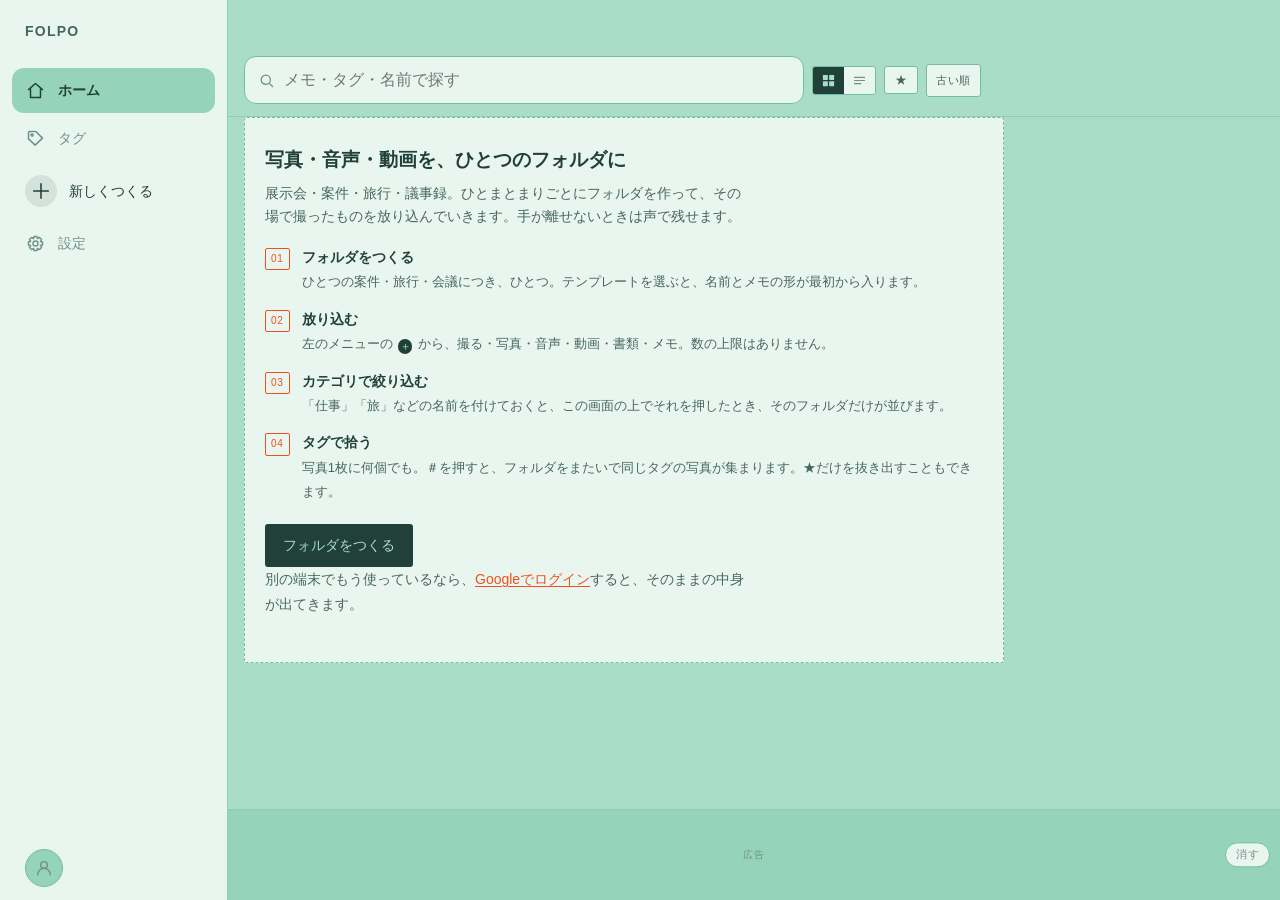
<file: index.html>
<!doctype html>
<html lang="ja">
<head>
<meta charset="utf-8">
<meta name="viewport" content="width=device-width,initial-scale=1,viewport-fit=cover">
<title>フォルポ</title>
<meta name="description" content="写真・録音・書類・メモを、出来事ごとにひとまとめにするアプリ。撮っても、書いても、散らからない。データは端末の中だけに保存されます。">

<link rel="manifest" href="manifest.webmanifest">
<meta name="theme-color" content="#A9DDC8" media="(prefers-color-scheme: light)">
<meta name="theme-color" content="#0E1916" media="(prefers-color-scheme: dark)">
<meta name="apple-mobile-web-app-capable" content="yes">
<meta name="mobile-web-app-capable" content="yes">
<meta name="apple-mobile-web-app-status-bar-style" content="default">
<meta name="apple-mobile-web-app-title" content="フォルポ">
<link rel="apple-touch-icon" href="apple-touch-icon.png">
<link rel="icon" href="icon-192.png" sizes="192x192">

<link rel="preconnect" href="https://fonts.googleapis.com">
<link rel="preconnect" href="https://fonts.gstatic.com" crossorigin>
<!-- ゴシックは、見た目の設定とボードの文字で使う。読み込んでいないと
     端末まかせの書体になり、刷ったものと画面が食い違う -->
<link rel="stylesheet" href="https://fonts.googleapis.com/css2?family=Archivo:wght@400;500;600;700&family=Zen+Old+Mincho:wght@400;700&family=Zen+Kaku+Gothic+New:wght@400;700&display=swap">
<link rel="stylesheet" href="style.css">
</head>
<body>

<svg style="display:none" aria-hidden="true">
  <symbol id="i-cam" viewBox="0 0 24 24" fill="none" stroke="currentColor" stroke-width="1.6" stroke-linecap="round" stroke-linejoin="round">
    <path d="M3 8.5A1.5 1.5 0 0 1 4.5 7h2L8 5h8l1.5 2h2A1.5 1.5 0 0 1 21 8.5v9A1.5 1.5 0 0 1 19.5 19h-15A1.5 1.5 0 0 1 3 17.5z"/><circle cx="12" cy="13" r="3.4"/>
  </symbol>
  <symbol id="i-mic" viewBox="0 0 24 24" fill="none" stroke="currentColor" stroke-width="1.6" stroke-linecap="round" stroke-linejoin="round">
    <rect x="9" y="3" width="6" height="11" rx="3"/><path d="M5.5 11.5a6.5 6.5 0 0 0 13 0M12 18v3"/>
  </symbol>
  <symbol id="i-vid" viewBox="0 0 24 24" fill="none" stroke="currentColor" stroke-width="1.6" stroke-linecap="round" stroke-linejoin="round">
    <rect x="3" y="6" width="12.5" height="12" rx="2"/><path d="M15.5 10.5 21 7.5v9l-5.5-3z"/>
  </symbol>
  <symbol id="i-note" viewBox="0 0 24 24" fill="none" stroke="currentColor" stroke-width="1.9" stroke-linecap="round" stroke-linejoin="round">
    <path d="M5 6h14M5 12h14M5 18h9"/>
  </symbol>
  <symbol id="i-star" viewBox="0 0 24 24" fill="currentColor">
    <path d="m12 3.6 2.5 5.3 5.7.8-4.1 4 1 5.7-5.1-2.8-5.1 2.8 1-5.7-4.1-4 5.7-.8z"/>
  </symbol>
  <symbol id="i-search" viewBox="0 0 24 24" fill="none" stroke="currentColor" stroke-width="1.8" stroke-linecap="round">
    <circle cx="11" cy="11" r="6.5"/><path d="m16 16 4.5 4.5"/>
  </symbol>
  <symbol id="i-rotate" viewBox="0 0 24 24" fill="none" stroke="currentColor" stroke-width="1.7" stroke-linecap="round" stroke-linejoin="round">
    <path d="M20 12a8 8 0 1 1-2.34-5.66"/><path d="M20 4v4.5h-4.5"/>
  </symbol>
  <symbol id="i-sun" viewBox="0 0 24 24" fill="none" stroke="currentColor" stroke-width="1.7" stroke-linecap="round">
    <circle cx="12" cy="12" r="4.2"/><path d="M12 2.5v2.2M12 19.3v2.2M2.5 12h2.2M19.3 12h2.2M5.3 5.3l1.6 1.6M17.1 17.1l1.6 1.6M5.3 18.7l1.6-1.6M17.1 6.9l1.6-1.6"/>
  </symbol>
  <symbol id="i-contrast" viewBox="0 0 24 24" fill="none" stroke="currentColor" stroke-width="1.7">
    <circle cx="12" cy="12" r="8.5"/><path d="M12 3.5a8.5 8.5 0 0 1 0 17z" fill="currentColor" stroke="none"/>
  </symbol>
  <symbol id="i-frame" viewBox="0 0 24 24" fill="none" stroke="currentColor" stroke-width="1.7" stroke-linejoin="round">
    <rect x="3.5" y="3.5" width="17" height="17" rx="1.5"/><rect x="7.5" y="7.5" width="9" height="9" rx="1"/>
  </symbol>
  <symbol id="i-mosaic" viewBox="0 0 24 24" fill="none" stroke="currentColor" stroke-width="1.7">
    <rect x="3.5" y="3.5" width="17" height="17" rx="1.5"/><path d="M3.5 9.2h17M3.5 14.8h17M9.2 3.5v17M14.8 3.5v17"/>
    <path d="M3.5 3.5h5.7v5.7H3.5zM14.8 9.2h5.7v5.6h-5.7zM9.2 14.8h5.6v5.7H9.2z" fill="currentColor" stroke="none"/>
  </symbol>
  <symbol id="i-crop" viewBox="0 0 24 24" fill="none" stroke="currentColor" stroke-width="1.8" stroke-linecap="round" stroke-linejoin="round">
    <path d="M6 2v14a2 2 0 0 0 2 2h14"/><path d="M18 22V8a2 2 0 0 0-2-2H2"/>
  </symbol>
  <symbol id="i-lock" viewBox="0 0 24 24" fill="none" stroke="currentColor" stroke-width="1.8" stroke-linecap="round" stroke-linejoin="round">
    <rect x="5" y="10.5" width="14" height="10" rx="2"/><path d="M8 10.5V7.5a4 4 0 0 1 8 0v3"/>
  </symbol>
  <symbol id="i-unlock" viewBox="0 0 24 24" fill="none" stroke="currentColor" stroke-width="1.8" stroke-linecap="round" stroke-linejoin="round">
    <rect x="5" y="10.5" width="14" height="10" rx="2"/><path d="M8 10.5V7.5a4 4 0 0 1 7.6-1.7"/>
  </symbol>
  <symbol id="i-x" viewBox="0 0 24 24" fill="none" stroke="currentColor" stroke-width="1.8" stroke-linecap="round">
    <path d="m6 6 12 12M18 6 6 18"/>
  </symbol>
  <symbol id="i-plus" viewBox="0 0 24 24" fill="none" stroke="currentColor" stroke-width="1.7" stroke-linecap="round">
    <path d="M12 4v16M4 12h16"/>
  </symbol>
  <symbol id="i-out" viewBox="0 0 24 24" fill="none" stroke="currentColor" stroke-width="1.7" stroke-linecap="round" stroke-linejoin="round">
    <path d="M12 3v12M8 11l4 4 4-4M4 17v3h16v-3"/>
  </symbol>
  <symbol id="i-up" viewBox="0 0 24 24" fill="none" stroke="currentColor" stroke-width="1.7" stroke-linecap="round" stroke-linejoin="round">
    <path d="M12 15V3M8 7l4-4 4 4M4 17v3h16v-3"/>
  </symbol>
  <symbol id="i-sync" viewBox="0 0 24 24" fill="none" stroke="currentColor" stroke-width="1.7" stroke-linecap="round" stroke-linejoin="round">
    <path d="M20 12a8 8 0 0 1-13.7 5.7M4 12a8 8 0 0 1 13.7-5.7"/><path d="M17.7 3v3.3h-3.3M6.3 21v-3.3h3.3"/>
  </symbol>
  <symbol id="i-help" viewBox="0 0 24 24" fill="none" stroke="currentColor" stroke-width="1.7" stroke-linecap="round" stroke-linejoin="round">
    <circle cx="12" cy="12" r="8"/><path d="M9.6 9.6a2.4 2.4 0 1 1 3.3 2.2c-.6.3-.9.8-.9 1.4v.4"/><path d="M12 16.6v.01"/>
  </symbol>
  <symbol id="i-me" viewBox="0 0 24 24" fill="none" stroke="currentColor" stroke-width="1.7" stroke-linecap="round" stroke-linejoin="round">
    <circle cx="12" cy="8.3" r="4"/><path d="M4.4 20a7.6 7.6 0 0 1 15.2 0"/>
  </symbol>
  <symbol id="i-gear" viewBox="0 0 24 24" fill="none" stroke="currentColor" stroke-width="1.6" stroke-linejoin="round" stroke-linecap="round">
    <!-- 8枚歯。手で描かず、中心(12,12)のまわりで計算して出した座標なので、どこから見ても揃う -->
    <path d="M9.78 6.37L10.28 3.93L13.72 3.93L14.22 6.37L14.41 6.45L16.49 5.08L18.92 7.51L17.55 9.59L17.63 9.78L20.07 10.28L20.07 13.72L17.63 14.22L17.55 14.41L18.92 16.49L16.49 18.92L14.41 17.55L14.22 17.63L13.72 20.07L10.28 20.07L9.78 17.63L9.59 17.55L7.51 18.92L5.08 16.49L6.45 14.41L6.37 14.22L3.93 13.72L3.93 10.28L6.37 9.78L6.45 9.59L5.08 7.51L7.51 5.08L9.59 6.45Z"/>
    <circle cx="12" cy="12" r="2.9"/>
  </symbol>
  <symbol id="i-grid" viewBox="0 0 24 24" fill="currentColor">
    <rect x="3" y="3" width="8" height="8" rx="1"/><rect x="13" y="3" width="8" height="8" rx="1"/>
    <rect x="3" y="13" width="8" height="8" rx="1"/><rect x="13" y="13" width="8" height="8" rx="1"/>
  </symbol>
  <symbol id="i-feed" viewBox="0 0 24 24" fill="none" stroke="currentColor" stroke-width="1.8" stroke-linecap="round">
    <rect x="4" y="4" width="16" height="10" rx="1.5"/><path d="M6 17.5h12M6 20.5h8"/>
  </symbol>
  <symbol id="i-flip" viewBox="0 0 24 24" fill="none" stroke="currentColor" stroke-width="1.7" stroke-linecap="round" stroke-linejoin="round">
    <path d="M20 10a8 8 0 0 0-13.6-4.3L4 8M4 14a8 8 0 0 0 13.6 4.3L20 16"/><path d="M4 4v4h4M20 20v-4h-4"/>
  </symbol>
  <symbol id="i-check" viewBox="0 0 24 24" fill="none" stroke="currentColor" stroke-width="2.2" stroke-linecap="round" stroke-linejoin="round">
    <path d="m5 12.5 4.5 4.5L19 7"/>
  </symbol>
  <symbol id="i-back" viewBox="0 0 24 24" fill="none" stroke="currentColor" stroke-width="1.9" stroke-linecap="round" stroke-linejoin="round">
    <path d="M9.5 5.5 4.5 10.5l5 5"/><path d="M4.5 10.5h9a5.5 5.5 0 0 1 5.5 5.5v2.5"/>
  </symbol>
  <symbol id="i-paint" viewBox="0 0 24 24" fill="none" stroke="currentColor" stroke-width="1.6" stroke-linecap="round" stroke-linejoin="round">
    <path d="M12 3a9 9 0 1 0 0 18c1.1 0 1.8-.8 1.8-1.7 0-.5-.2-.9-.5-1.2-.3-.3-.5-.7-.5-1.1 0-.9.8-1.7 1.7-1.7h1.6A4.9 4.9 0 0 0 21 10.4C21 6.3 16.9 3 12 3z"/>
    <circle cx="7.5" cy="11" r="1.1" fill="currentColor"/><circle cx="11" cy="7.5" r="1.1" fill="currentColor"/><circle cx="15.5" cy="8.5" r="1.1" fill="currentColor"/>
  </symbol>
  <symbol id="i-tag" viewBox="0 0 24 24" fill="none" stroke="currentColor" stroke-width="1.7" stroke-linecap="round" stroke-linejoin="round">
    <path d="M4 12.44V5.33A1.33 1.33 0 0 1 5.33 4h7.11L20 11.56l-8.44 8z"/><circle cx="8.09" cy="8.09" r="1.24"/>
  </symbol>
  <symbol id="i-more" viewBox="0 0 24 24" fill="currentColor">
    <circle cx="5" cy="12" r="1.8"/><circle cx="12" cy="12" r="1.8"/><circle cx="19" cy="12" r="1.8"/>
  </symbol>
  <symbol id="i-share" viewBox="0 0 24 24" fill="none" stroke="currentColor" stroke-width="1.6" stroke-linecap="round" stroke-linejoin="round">
    <path d="M12 3.5v11"/><path d="M8.5 7 12 3.5 15.5 7"/>
    <path d="M6 12H5a1.5 1.5 0 0 0-1.5 1.5v5A1.5 1.5 0 0 0 5 20h14a1.5 1.5 0 0 0 1.5-1.5v-5A1.5 1.5 0 0 0 19 12h-1"/>
  </symbol>
  <symbol id="i-list" viewBox="0 0 24 24" fill="none" stroke="currentColor" stroke-width="1.8" stroke-linecap="round">
    <path d="M4 7h16M4 12h16M4 17h10"/>
  </symbol>
  <!-- 下の帯の4つは、24の枠のうち 4〜20（16ぶん）に収めて、線は1.7で揃える。
       枠が同じでも、中の絵の大きさが違うと並べたとき不揃いに見えるため -->
  <symbol id="i-home" viewBox="0 0 24 24" fill="none" stroke="currentColor" stroke-width="1.7" stroke-linecap="round" stroke-linejoin="round">
    <path d="M4 11 12 4l8 7"/><path d="M6.3 10.2V20h11.4v-9.8"/>
  </symbol>
  <symbol id="i-folder" viewBox="0 0 24 24" fill="none" stroke="currentColor" stroke-width="1.7" stroke-linecap="round" stroke-linejoin="round">
    <path d="M3 7.5A1.5 1.5 0 0 1 4.5 6H9l2 2.2h8.5A1.5 1.5 0 0 1 21 9.7v8.8A1.5 1.5 0 0 1 19.5 20h-15A1.5 1.5 0 0 1 3 18.5z"/>
  </symbol>
  <symbol id="i-chev" viewBox="0 0 24 24" fill="none" stroke="currentColor" stroke-width="1.9" stroke-linecap="round" stroke-linejoin="round">
    <path d="M9 5.5 15.5 12 9 18.5"/>
  </symbol>
  <symbol id="i-doc" viewBox="0 0 24 24" fill="none" stroke="currentColor" stroke-width="1.6" stroke-linecap="round" stroke-linejoin="round">
    <path d="M6 3h7.5L19 8.5V21H6z"/><path d="M13.5 3v5.5H19"/><path d="M9 13h6M9 16.5h6"/>
  </symbol>
  <symbol id="i-book" viewBox="0 0 24 24" fill="none" stroke="currentColor" stroke-width="1.6" stroke-linecap="round" stroke-linejoin="round">
    <path d="M4 5.5A1.5 1.5 0 0 1 5.5 4H11v16H5.5A1.5 1.5 0 0 1 4 18.5z"/><path d="M20 5.5A1.5 1.5 0 0 0 18.5 4H13v16h5.5a1.5 1.5 0 0 0 1.5-1.5z"/>
  </symbol>
</svg>
<header class="top">
  <div class="banner" id="banner"></div>
  <div class="top-in">
    <div class="excat" id="exCat"></div>
    <div class="exline">
      <button class="exbtn still" id="exPick" aria-label="フォルポ">
        <span class="exname" id="exTitle">フォルポ</span>
        <svg class="exchev"><use href="#i-chev"/></svg>
      </button>
    </div>
    <div class="exmeta" id="exMeta"></div>
  </div>
  <div class="rail" id="rail"></div>
  <div class="seek">
    <div class="seekfield">
      <svg><use href="#i-search"/></svg>
      <input id="q" type="search" placeholder="すべてのフォルダから探す" autocomplete="off">
    </div>
    <div class="viewtoggle">
      <button id="vGrid" aria-pressed="true" title="一覧" aria-label="一覧で見る"><svg><use href="#i-grid"/></svg></button>
      <button id="vFeed" aria-pressed="false" title="大きく" aria-label="1件ずつ大きく見る"><svg><use href="#i-feed"/></svg></button>
    </div>
    <button class="sortbtn favbtn" id="btnFav" aria-pressed="false" title="★を付けたものだけ" aria-label="★を付けたものだけ">★</button>
    <button class="sortbtn" id="btnSort">古い順</button>
  </div>
</header>

<main>
  <div id="stage"></div>
</main>

<div class="dock">
  <!-- 広い画面のときだけ、左の袖の頭に銘を出す。
       狭いときは上の帯の右上に出るので、こちらは隠しておく -->
  <div class="sidemark" aria-hidden="true">FOLPO</div>
  <nav class="tabbar" id="tabbar" aria-label="メニュー">
    <button data-nav="home" aria-current="true"><svg><use href="#i-home"/></svg><span>ホーム</span></button>
    <button data-nav="tags"><svg><use href="#i-tag"/></svg><span>タグ</span></button>
    <button class="addtab" id="btnAdd" data-nav="add"><svg><use href="#i-plus"/></svg><span id="addLabel">新しくつくる</span></button>
    <button data-nav="more"><svg><use href="#i-gear"/></svg><span>設定</span></button>
    <!-- Googleとのやりとりは、ぜんぶこの丸の中にまとめてある -->
    <button class="metab" id="meBtn" aria-label="アカウント"></button>
  </nav>
  <div class="adslot" id="adSlot" hidden></div>
  <input id="fileIn" class="offscreen" type="file" accept="image/*" multiple>
  <input id="boardFileIn" class="offscreen" type="file" accept="image/*" multiple>
  <input id="videoIn" class="offscreen" type="file" accept="video/*" multiple>
  <input id="audioIn" class="offscreen" type="file" accept="audio/*" multiple>
  <input id="docIn" class="offscreen" type="file" multiple>
  <input id="skinIn" class="offscreen" type="file" accept="image/*">
</div>

<!-- ホームとフォルダの右下の「撮る」。1回押せばカメラが開く -->
<button class="quickcam" id="quickCam" aria-label="撮る" hidden><svg><use href="#i-cam"/></svg><span>撮る</span><small id="quickTo" hidden></small></button>

<div class="scrim" id="scrim"><div class="panel" id="panel"></div></div>
<div class="mini" id="mini"><div class="minibox" id="minibox"></div></div>
<div class="rec" id="rec"></div>
<div class="cam" id="cam"></div>
<div class="toast" id="toast"></div>
<div class="bar" id="bar"></div>

<script src="app.js"></script>
</body>
</html>
</file>
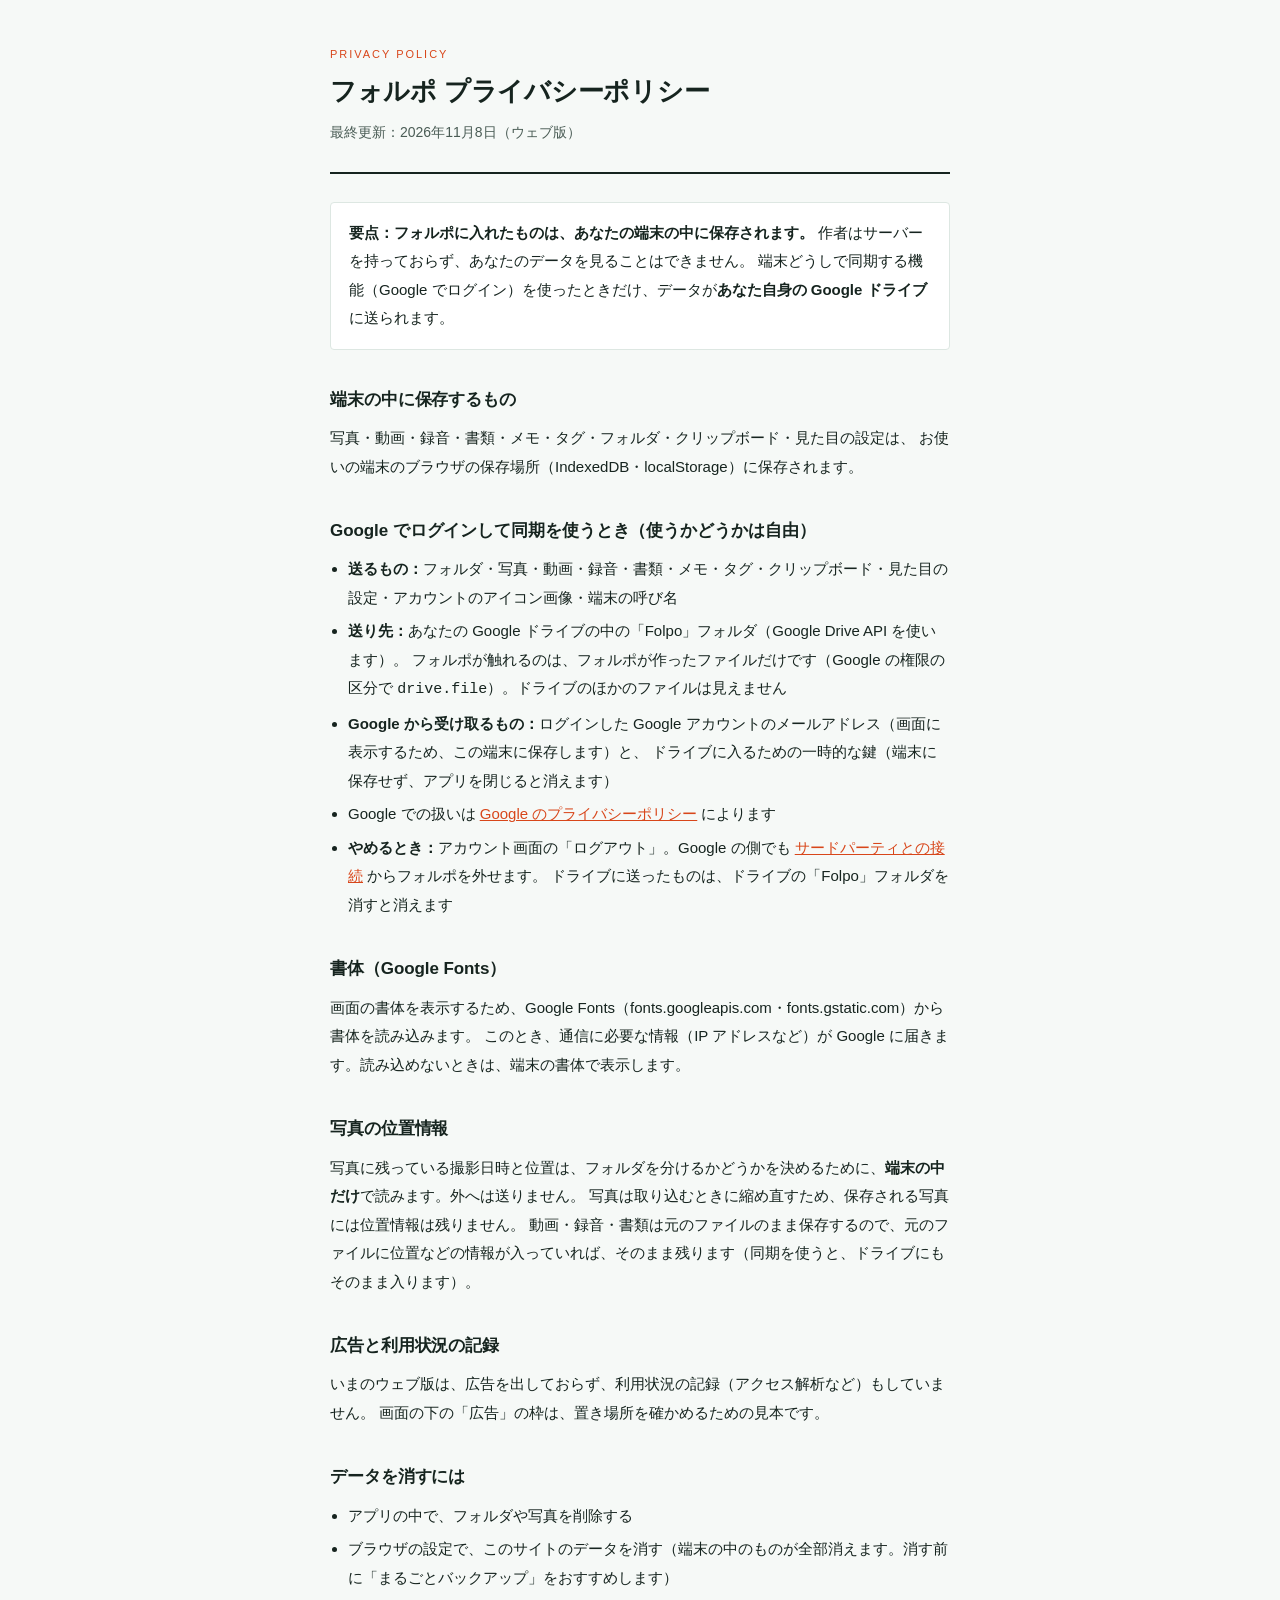
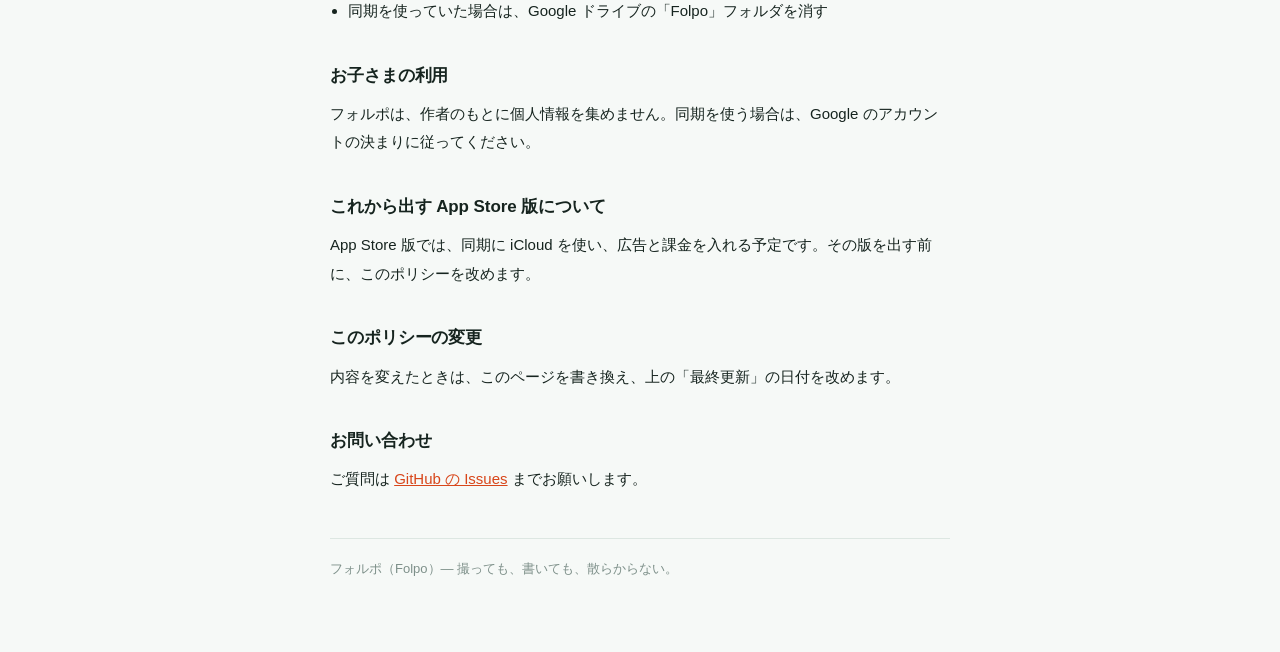
<file: privacy.html>
<!doctype html>
<html lang="ja">
<head>
<meta charset="utf-8">
<meta name="viewport" content="width=device-width,initial-scale=1">
<title>フォルポ プライバシーポリシー</title>
<style>
  :root{
    color-scheme:light;
    --paper:#F6F9F7; --card:#fff; --ink:#16241F; --ink2:#4A5C55; --ink3:#7E908A;
    --line:#DDE7E2; --accent:#D8461A;
  }
  @media (prefers-color-scheme:dark){
    :root{ color-scheme:dark;
      --paper:#0E1512; --card:#18211D; --ink:#E8F1EC; --ink2:#A6B8B1; --ink3:#7B8D86;
      --line:#242F2A; --accent:#FF7A4A; }
  }
  *{box-sizing:border-box}
  body{
    margin:0; background:var(--paper); color:var(--ink);
    font:15px/1.9 "Helvetica Neue",Helvetica,Arial,"Hiragino Sans","Hiragino Kaku Gothic ProN","Yu Gothic",sans-serif;
    -webkit-font-smoothing:antialiased;
  }
  .wrap{max-width:660px; margin:0 auto; padding:0 20px 72px}
  header{padding:44px 0 26px; border-bottom:2px solid var(--ink); margin-bottom:28px}
  .kicker{font-size:11px; letter-spacing:.18em; color:var(--accent); margin:0 0 8px; text-transform:uppercase}
  h1{font-size:26px; line-height:1.4; margin:0 0 10px; font-weight:700; letter-spacing:-.01em}
  .sub{margin:0; color:var(--ink2); font-size:14px}
  h2{font-size:17px; margin:34px 0 8px; font-weight:700; letter-spacing:-.005em}
  p{margin:0 0 12px}
  ul{margin:0 0 12px; padding-left:1.2em}
  li{margin-bottom:5px}
  .box{background:var(--card); border:1px solid var(--line); border-radius:4px; padding:16px 18px; margin:16px 0}
  .box p:last-child{margin-bottom:0}
  strong{font-weight:700}
  footer{margin-top:44px; padding-top:18px; border-top:1px solid var(--line); color:var(--ink3); font-size:13px}
  a{color:var(--accent)}
</style>
</head>
<body>
<div class="wrap">
  <header>
    <p class="kicker">Privacy Policy</p>
    <h1>フォルポ プライバシーポリシー</h1>
    <p class="sub">最終更新：2026年11月8日（ウェブ版）</p>
  </header>

  <div class="box">
    <p><strong>要点：フォルポに入れたものは、あなたの端末の中に保存されます。</strong>
      作者はサーバーを持っておらず、あなたのデータを見ることはできません。
      端末どうしで同期する機能（Google でログイン）を使ったときだけ、データが<strong>あなた自身の Google ドライブ</strong>に送られます。</p>
  </div>

  <h2>端末の中に保存するもの</h2>
  <p>写真・動画・録音・書類・メモ・タグ・フォルダ・クリップボード・見た目の設定は、
    お使いの端末のブラウザの保存場所（IndexedDB・localStorage）に保存されます。</p>

  <h2>Google でログインして同期を使うとき（使うかどうかは自由）</h2>
  <ul>
    <li><strong>送るもの：</strong>フォルダ・写真・動画・録音・書類・メモ・タグ・クリップボード・見た目の設定・アカウントのアイコン画像・端末の呼び名</li>
    <li><strong>送り先：</strong>あなたの Google ドライブの中の「Folpo」フォルダ（Google Drive API を使います）。
      フォルポが触れるのは、フォルポが作ったファイルだけです（Google の権限の区分で <code>drive.file</code>）。ドライブのほかのファイルは見えません</li>
    <li><strong>Google から受け取るもの：</strong>ログインした Google アカウントのメールアドレス（画面に表示するため、この端末に保存します）と、
      ドライブに入るための一時的な鍵（端末に保存せず、アプリを閉じると消えます）</li>
    <li>Google での扱いは <a href="https://policies.google.com/privacy">Google のプライバシーポリシー</a> によります</li>
    <li><strong>やめるとき：</strong>アカウント画面の「ログアウト」。Google の側でも
      <a href="https://myaccount.google.com/connections">サードパーティとの接続</a> からフォルポを外せます。
      ドライブに送ったものは、ドライブの「Folpo」フォルダを消すと消えます</li>
  </ul>

  <h2>書体（Google Fonts）</h2>
  <p>画面の書体を表示するため、Google Fonts（fonts.googleapis.com・fonts.gstatic.com）から書体を読み込みます。
    このとき、通信に必要な情報（IP アドレスなど）が Google に届きます。読み込めないときは、端末の書体で表示します。</p>

  <h2>写真の位置情報</h2>
  <p>写真に残っている撮影日時と位置は、フォルダを分けるかどうかを決めるために、<strong>端末の中だけ</strong>で読みます。外へは送りません。
    写真は取り込むときに縮め直すため、保存される写真には位置情報は残りません。
    動画・録音・書類は元のファイルのまま保存するので、元のファイルに位置などの情報が入っていれば、そのまま残ります（同期を使うと、ドライブにもそのまま入ります）。</p>

  <h2>広告と利用状況の記録</h2>
  <p>いまのウェブ版は、広告を出しておらず、利用状況の記録（アクセス解析など）もしていません。
    画面の下の「広告」の枠は、置き場所を確かめるための見本です。</p>

  <h2>データを消すには</h2>
  <ul>
    <li>アプリの中で、フォルダや写真を削除する</li>
    <li>ブラウザの設定で、このサイトのデータを消す（端末の中のものが全部消えます。消す前に「まるごとバックアップ」をおすすめします）</li>
    <li>同期を使っていた場合は、Google ドライブの「Folpo」フォルダを消す</li>
  </ul>

  <h2>お子さまの利用</h2>
  <p>フォルポは、作者のもとに個人情報を集めません。同期を使う場合は、Google のアカウントの決まりに従ってください。</p>

  <h2>これから出す App Store 版について</h2>
  <p>App Store 版では、同期に iCloud を使い、広告と課金を入れる予定です。その版を出す前に、このポリシーを改めます。</p>

  <h2>このポリシーの変更</h2>
  <p>内容を変えたときは、このページを書き換え、上の「最終更新」の日付を改めます。</p>

  <h2>お問い合わせ</h2>
  <p>ご質問は <a href="https://github.com/yuudagawa-sys/torimemo/issues">GitHub の Issues</a> までお願いします。</p>

  <footer>
    フォルポ（Folpo）— 撮っても、書いても、散らからない。
  </footer>
</div>
</body>
</html>
</file>
<file: style.css>
:root{
  /* 既定は「ミント」。地をミント、カードを淡いミント、差し色を朱 */
  --paper:#A9DDC8;
  --card:#E9F6F0;
  --sunk:#95D3BB;
  --ink:#22403A;
  --ink2:#47665E;
  --ink3:#6F9187;
  --line:#8CCDB5;
  --line2:#72BDA3;
  --mark:#F0501E;
  --mark-soft:#FBE3D8;
  --rec:#A3271B;
  --shadow:0 1px 2px rgba(22,40,36,.07), 0 8px 24px rgba(22,40,36,.09);

  /* 欧文はヘルベチカ、和文はヒラギノ角ゴ。日本の紙ものでの定番の組み合わせ。
     iPhone・Mac には最初から入っているので、読み込みを待たずに出る。
     Android・Windows では Arial とそれぞれの標準ゴシックに落ちる */
  --latin:"Helvetica Neue", Helvetica, Arial;
  --jp:"Hiragino Sans", "Hiragino Kaku Gothic ProN", "Yu Gothic", "Noto Sans JP", sans-serif;
  --display:var(--latin), var(--jp);
  --ui:var(--latin), var(--jp);
  /* 数字は等幅に揃える。書体は本文と同じまま、字幅だけ揃える */
  --mono:var(--latin), var(--jp);

  --r:3px;        /* 角の丸み（小さな部品） */
  --rc:16px;      /* 角の丸み（カード・下のバー） */
  --gap:5px;      /* 写真どうしの間隔 */
  --pad:16px;     /* 画面の左右の余白 */
  --adh:100px;    /* 広告の高さ。320×100 のバナーが入る */
  --cols:3;       /* 一覧の列数 */
  --lead:1.65;    /* 行の高さ */
  color-scheme:light;
}
@media (prefers-color-scheme:dark){
  :root:not([data-theme="light"]){
    --paper:#0E1916;
    --card:#172620;
    --sunk:#0A1310;
    --ink:#E3F0EA;
    --ink2:#9BB5AC;
    --ink3:#739086;
    --line:#24372F;
    --line2:#33493F;
    --mark:#FF7A4A;
    --mark-soft:#2E1A12;
    --rec:#FF6A55;
    --shadow:0 1px 2px rgba(0,0,0,.4), 0 8px 24px rgba(0,0,0,.45);
    color-scheme:dark;
  }
}
:root[data-theme="dark"]{
  --paper:#0E1916;
  --card:#172620;
  --sunk:#0A1310;
  --ink:#E3F0EA;
  --ink2:#9BB5AC;
  --ink3:#739086;
  --line:#24372F;
  --line2:#33493F;
  --mark:#FF7A4A;
  --mark-soft:#2E1A12;
  --rec:#FF6A55;
  --shadow:0 1px 2px rgba(0,0,0,.4), 0 8px 24px rgba(0,0,0,.45);
  color-scheme:dark;
}

*{box-sizing:border-box}
body{
  margin:0;
  background:var(--paper);
  color:var(--ink);
  font-family:var(--ui);
  font-size:15px;
  line-height:var(--lead);
  -webkit-text-size-adjust:100%;
  padding-bottom:calc(130px + env(safe-area-inset-bottom));
  overflow-x:hidden;
  /* 素早く二回叩いたときの拡大をやめる。写真をめくったり札を選んだりで
     二回叩きになりやすく、そのたび画面が寄ってしまう。
     指を広げる拡大はそのまま使える */
  touch-action:manipulation;
}
button,input,select,textarea{font:inherit;color:inherit}
button{cursor:pointer;background:none;border:0;padding:0}
:focus-visible{outline:2px solid var(--mark);outline-offset:2px;border-radius:2px}
@media (prefers-reduced-motion:reduce){*{animation-duration:.01ms !important;transition-duration:.01ms !important}}

/* ---------- 上部バー ---------- */
.top{
  position:sticky; top:0; z-index:40;
  background:var(--paper);
  border-bottom:1px solid var(--line);
}
/* 上の帯。日付と点数はフォルダ名と同じ行の右端に置く。
   下に回すと行がひとつ増えて、棚とフォルダで帯の高さが変わってしまう */
.top-in{
  padding:12px var(--pad) 0;
  display:grid; grid-template-columns:minmax(0,1fr) auto;
  align-items:baseline; column-gap:12px; row-gap:6px;
}
.top-in .excat{grid-column:1 / -1}
.top-in .exline{grid-column:1}
.top-in .exmeta{grid-column:2; justify-self:end; flex-wrap:nowrap; white-space:nowrap}
.crown{display:flex; align-items:baseline; justify-content:space-between; gap:10px; min-width:0}
.wordmark{
  font-family:var(--display); font-weight:700; font-size:17px;
  letter-spacing:.06em; white-space:nowrap; flex:0 0 auto;
}
.wordmark span{color:var(--mark)}
.usage{
  font-family:var(--mono); font-variant-numeric:tabular-nums; font-size:10.5px; color:var(--ink3);
  letter-spacing:.02em; white-space:nowrap; font-variant-numeric:tabular-nums;
  flex:0 1 auto; min-width:0; overflow:hidden; text-overflow:ellipsis;
}

.exline{display:flex; align-items:center; gap:8px; min-width:0}
.exsel{
  flex:1 1 auto; min-width:0;
  appearance:none; -webkit-appearance:none;
  background:none; border:0;
  border-radius:var(--r);
  padding:2px 26px 2px 0;
  font-family:var(--display); font-size:21px; font-weight:700;
  letter-spacing:.02em; line-height:1.35;
  text-overflow:ellipsis;
}
.exwrap{position:relative; flex:1 1 auto; min-width:0; display:flex}
.exwrap::after{
  content:""; position:absolute; right:6px; top:50%; width:7px; height:7px;
  border-right:1.6px solid var(--ink3); border-bottom:1.6px solid var(--ink3);
  transform:translateY(-70%) rotate(45deg); pointer-events:none;
}
.iconbtn{
  flex:0 0 auto; width:38px; height:38px; border:1px solid var(--line2);
  border-radius:var(--r); background:var(--card); color:var(--ink2);
  display:grid; place-items:center;
}
.iconbtn:hover{color:var(--ink); border-color:var(--ink3)}
/* 「これでよし」と分かるボタン。閉じるではなく、済ませる */
.iconbtn.ok{background:var(--ink); border-color:var(--ink); color:var(--paper)}
.iconbtn.ok:hover{color:var(--paper); border-color:var(--ink)}
.iconbtn.ok svg{width:19px;height:19px}
.iconbtn.ghosty{border-color:transparent; background:none; color:var(--ink3); width:34px; height:34px}
.iconbtn.ghosty:hover{color:var(--ink); background:var(--sunk)}
.iconbtn svg{width:17px;height:17px;display:block}

.exmeta{
  font-family:var(--mono); font-variant-numeric:tabular-nums; font-size:10.5px; color:var(--ink3);
  letter-spacing:.04em; display:flex; gap:9px; flex-wrap:wrap; min-height:1em;
}
.exmeta span + span::before{content:"·"; margin-right:9px; color:var(--line2)}

/* ---------- ブランドのラックタグ ---------- */
.rail{
  display:flex; gap:6px; overflow-x:auto; padding:10px var(--pad);
  scrollbar-width:none; -ms-overflow-style:none;
}
.rail::-webkit-scrollbar{display:none}
.tag{
  flex:0 0 auto; display:inline-flex; align-items:center; gap:7px;
  padding:7px 15px; border:1.5px solid var(--line2); border-radius:999px;
  background:var(--card); color:var(--ink2);
  font-size:13.5px; white-space:nowrap; transition:background .12s, color .12s, border-color .12s;
}
.tag .n{font-family:var(--mono); font-variant-numeric:tabular-nums; font-size:10.5px; color:var(--ink3); font-variant-numeric:tabular-nums}
.tag[aria-pressed="true"]{background:var(--ink); border-color:var(--ink); color:var(--paper); font-weight:700}
.tag[aria-pressed="true"] .n{color:var(--paper); opacity:.6}
.tag.add{border-style:dashed; color:var(--ink3)}

/* ---------- 検索 ---------- */
.seek{padding:0 var(--pad) 12px; display:flex; gap:8px; align-items:center; flex-wrap:wrap}
.seekfield{
  flex:1 1 140px; min-width:0; display:flex; align-items:center; gap:9px;
  background:var(--card); border:1.5px solid var(--line2); border-radius:12px;
  padding:0 13px;
}
.seekfield:focus-within{border-color:var(--mark); background:var(--card)}
.seekfield svg{width:17px;height:17px;color:var(--ink3);flex:0 0 auto}
/* 探す欄も同じ理由で 16px */
.seekfield input{flex:1; background:none; border:0; padding:10px 0; font-size:16px; min-width:0}
.seekfield input:focus{outline:none}
.sortbtn{
  flex:0 0 auto; font-family:var(--mono); font-variant-numeric:tabular-nums; font-size:10.5px; letter-spacing:.04em;
  color:var(--ink2); border:1px solid var(--line2); border-radius:var(--r);
  padding:7px 9px; background:var(--card); white-space:nowrap;
}

/* ---------- コンタクトシート ---------- */
main{padding:0 var(--pad) 28px}
.sheetgrid{
  display:grid; gap:var(--gap);
  grid-template-columns:repeat(var(--cols), minmax(0, 1fr));
}
@media (min-width:700px){
  .sheetgrid{grid-template-columns:repeat(auto-fill, minmax(150px, 1fr))}
}
.frame{
  position:relative; aspect-ratio:1/1; background:var(--sunk);
  border:1px solid var(--line); border-radius:2px; overflow:hidden;
  display:block; width:100%; padding:0; text-align:left;
}
.frame img, .frame video{width:100%;height:100%;object-fit:cover;display:block}
.frame .idx{
  position:absolute; left:0; top:0; z-index:2;
  font-family:var(--mono); font-variant-numeric:tabular-nums; font-size:9.5px; font-weight:500; letter-spacing:.06em;
  color:#fff; background:rgba(10,10,12,.62);
  padding:2px 5px; border-bottom-right-radius:2px; font-variant-numeric:tabular-nums;
}
.frame .pips{
  position:absolute; right:3px; bottom:3px; z-index:2;
  display:flex; gap:3px; align-items:center;
}
.pip{
  width:16px;height:16px;border-radius:2px; display:grid; place-items:center;
  background:rgba(10,10,12,.62); color:#fff;
}
.pip svg{width:9px;height:9px;display:block}
.pip.fav{background:var(--mark)}
.frame .brandstrip{
  position:absolute; left:0; right:0; bottom:0; z-index:1;
  font-size:10px; line-height:1.4; padding:10px 5px 3px;
  color:#fff; letter-spacing:.02em;
  background:linear-gradient(to top, rgba(10,10,12,.75), rgba(10,10,12,0));
  white-space:nowrap; overflow:hidden; text-overflow:ellipsis;
}
.frame.sel{outline:2px solid var(--mark); outline-offset:-2px}

/* 音声・動画タイル */
.mediatile{
  width:100%;height:100%; display:flex; flex-direction:column; justify-content:flex-end;
  padding:8px 7px 22px; gap:6px; background:var(--card);
}
.wave{display:flex; align-items:flex-end; gap:2px; height:34px}
.wave i{flex:1; background:var(--mark); opacity:.55; border-radius:1px; display:block}
.mediatile .dur{
  font-family:var(--mono); font-variant-numeric:tabular-nums; font-size:11px; color:var(--ink2);
  font-variant-numeric:tabular-nums; letter-spacing:.02em;
}
.mediatile .kindlabel{
  font-family:var(--mono); font-variant-numeric:tabular-nums; font-size:9px; letter-spacing:.1em; color:var(--ink3);
}

/* ---------- 空の状態 ---------- */
.blank{
  border:1px dashed var(--line2); border-radius:var(--r);
  padding:26px 20px; background:var(--card);
}
.blank h2{font-family:var(--display); font-size:19px; margin:0 0 6px; font-weight:700; text-wrap:balance}
.blank p{margin:0 0 18px; color:var(--ink2); font-size:14px; max-width:62ch}
.steps{list-style:none; margin:0 0 20px; padding:0; display:grid; gap:14px}
.steps li{display:grid; grid-template-columns:auto 1fr; gap:12px; align-items:start}
.steps .k{
  font-family:var(--mono); font-variant-numeric:tabular-nums; font-size:10px; letter-spacing:.08em; color:var(--mark);
  border:1px solid var(--mark); border-radius:2px; padding:2px 5px; margin-top:2px;
}
.steps b{display:block; font-weight:700; font-size:14px}
.steps span{font-size:13px; color:var(--ink2)}

.cta{
  display:inline-flex; align-items:center; gap:8px;
  background:var(--ink); color:var(--paper); border-radius:var(--r);
  padding:10px 18px; font-size:14px; font-weight:500;
}
.cta:hover{opacity:.86}
.ghost{
  display:inline-flex; align-items:center; gap:7px;
  border:1px solid var(--line2); border-radius:var(--r);
  padding:9px 15px; font-size:13.5px; color:var(--ink2); background:var(--card);
}
.ghost:hover{color:var(--ink); border-color:var(--ink3)}

.nothing{padding:40px 4px; text-align:center; color:var(--ink3); font-size:13.5px}

/* ---------- 撮影バー ---------- */
.dock{
  position:fixed; left:0; right:0; bottom:0; z-index:45;
  background:var(--card); border-top:1px solid var(--line);
  padding:9px var(--pad) calc(9px + env(safe-area-inset-bottom));
  display:flex; gap:7px;
}

/* ---------- 詳細シート ---------- */
.scrim{
  position:fixed; inset:0; z-index:60; background:rgba(12,12,14,.55);
  display:none; align-items:flex-end; justify-content:center;
  backdrop-filter:blur(2px);
  height:100vh;
  height:100dvh;   /* いま見えている高さ。ブラウザのバーのぶんを差し引く */
}
.scrim.on{display:flex}
.panel{
  background:var(--paper); width:100%; max-width:720px;
  max-height:92vh;
  max-height:92dvh;
  overflow-y:auto; overscroll-behavior:contain;
  border-radius:10px 10px 0 0;
  box-shadow:var(--shadow); animation:rise .18s ease-out;
}
@media (min-width:720px){
  .scrim{align-items:center}
  .panel{border-radius:6px; max-height:88vh; max-height:88dvh}
}
@keyframes rise{from{transform:translateY(14px);opacity:.4}to{transform:none;opacity:1}}
.panel-head{
  position:sticky; top:0; background:var(--paper); z-index:2;
  display:flex; align-items:center; justify-content:space-between; gap:10px;
  padding:12px 16px; border-bottom:1px solid var(--line);
}
.panel-head h3{
  margin:0; font-family:var(--display); font-size:16px; font-weight:700; letter-spacing:.03em;
}
/* 見出しの横に小さく版を出す。設定を開けばいつでも目に入る */
.panel-head h3 .ver{
  margin-left:8px; font-family:var(--body); font-size:11px; font-weight:400;
  letter-spacing:.02em; color:var(--ink3); vertical-align:1px;
}
.panel-body{padding:16px; display:grid; gap:16px}
/* ヘルプのたたみ項目。開いたときだけ中身が出る */
.qa{
  border:1px solid var(--line2); border-radius:var(--r); background:var(--card);
  overflow:hidden;
}
.qa+.qa{margin-top:-8px}
.qa summary{
  list-style:none; cursor:pointer; padding:12px 14px;
  font-size:14px; font-weight:500; color:var(--ink);
  display:flex; align-items:center; justify-content:space-between; gap:10px;
}
.qa summary::-webkit-details-marker{display:none}
.qa summary::after{
  content:""; flex:0 0 auto; width:8px; height:8px;
  border-right:1.6px solid var(--ink3); border-bottom:1.6px solid var(--ink3);
  transform:rotate(45deg) translate(-2px,-2px); transition:transform .15s;
}
.qa[open] summary::after{transform:rotate(-135deg) translate(-2px,-2px)}
.qa summary:hover{background:var(--sunk)}
.qabody{padding:0 14px 12px; font-size:13px; line-height:1.85; color:var(--ink2)}
.qabody p{margin:0 0 10px}
.qabody p:last-child{margin-bottom:0}
.qabody b{color:var(--ink); font-weight:600}
.shot{
  width:100%; border-radius:var(--r); background:var(--sunk);
  max-height:46vh; object-fit:contain; display:block;
}
.field{display:grid; gap:6px}
.label{
  font-family:var(--mono); font-variant-numeric:tabular-nums; font-size:10px; letter-spacing:.12em;
  color:var(--ink3); text-transform:uppercase;
}
/* ファイル名は大文字に変えない。元の綴りのまま読ませる */
.label .asis{text-transform:none; letter-spacing:.04em}
.inp, .ta, .sel{
  width:100%; background:var(--card); border:1px solid var(--line2);
  border-radius:var(--r); padding:8px 11px;
  /* iPhone は、字が 16px より小さい欄に触れると勝手に画面を拡大する。
     拡大は戻してくれないので、そもそも起こさないよう 16px で組む。
     指で広げる拡大は残したいので、画面の設定では止めない */
  font-size:16px;
}
.ta{min-height:104px; resize:vertical; line-height:1.7}
.inp:focus, .ta:focus, .sel:focus{outline:none; border-color:var(--mark)}
.sel{appearance:none;-webkit-appearance:none}
.row2{display:grid; grid-template-columns:1fr auto; gap:8px; align-items:end}
.saveflag{
  font-family:var(--mono); font-variant-numeric:tabular-nums; font-size:10px; letter-spacing:.06em; color:var(--ink3);
  min-height:1em;
}
.chipset{display:flex; flex-wrap:wrap; gap:5px}
.chip{
  font-size:12px; padding:3px 9px; border-radius:999px;
  background:var(--mark-soft); color:var(--mark); border:1px solid transparent;
}
.chip button{margin-left:4px; color:inherit; opacity:.6; font-size:13px; line-height:1}
.panel-foot{
  display:flex; gap:8px; flex-wrap:wrap; justify-content:space-between;
  padding:0 16px 20px;
}
.danger{color:var(--rec); font-size:13px; border:1px solid transparent; padding:9px 12px; border-radius:var(--r)}
.danger:hover{border-color:var(--rec)}
audio, video.play{width:100%; border-radius:var(--r); background:var(--sunk); display:block}

/* ---------- 録音・録画オーバーレイ ---------- */
.rec{
  position:fixed; inset:0; z-index:70; background:var(--paper);
  display:none; flex-direction:column; align-items:center; justify-content:center;
  gap:20px; padding:24px;
}
.rec.on{display:flex}
.rec video{
  width:100%; max-width:520px; aspect-ratio:3/4; object-fit:cover;
  background:#000; border-radius:var(--r);
}
@media (min-width:600px){.rec video{aspect-ratio:4/3}}
.reclock{
  font-family:var(--mono); font-variant-numeric:tabular-nums; font-size:34px; font-weight:500; letter-spacing:.04em;
  font-variant-numeric:tabular-nums;
}
.recdot{
  display:inline-block; width:9px; height:9px; border-radius:50%;
  background:var(--rec); margin-right:9px; vertical-align:middle;
  animation:blink 1.1s steps(1,end) infinite;
}
@keyframes blink{50%{opacity:.15}}
.recmeter{
  width:100%; max-width:520px; height:3px; background:var(--line); border-radius:2px; overflow:hidden;
}
.recmeter i{display:block; height:100%; background:var(--rec); width:0%; transition:width .3s linear}
.rechint{font-size:12.5px; color:var(--ink3); text-align:center; max-width:40ch; text-wrap:balance}
.recbtns{display:flex; gap:10px}
.stopbtn{
  background:var(--rec); color:#fff; border-radius:999px; padding:13px 32px;
  font-size:15px; font-weight:500;
}
.levels{display:flex; align-items:center; gap:3px; height:64px; width:100%; max-width:300px}
.levels i{
  flex:1; background:var(--mark); border-radius:2px;
  height:10%; min-height:4px; display:block; transition:height .08s linear;
}

/* ---------- トースト ---------- */
.toast{
  position:fixed; left:50%; bottom:calc(92px + env(safe-area-inset-bottom));
  transform:translateX(-50%); z-index:90;
  background:var(--ink); color:var(--paper);
  padding:9px 16px; border-radius:var(--r); font-size:13px;
  box-shadow:var(--shadow); max-width:calc(100vw - 32px); text-align:center;
  opacity:0; pointer-events:none; transition:opacity .2s;
}
.toast.on{opacity:1}
.toast.bad{background:var(--rec); color:#fff}

/* ---------- 時刻と場所のまとまり ---------- */
.clumps{display:grid; gap:6px; margin:4px 0 2px}
.clump{
  display:flex; align-items:baseline; justify-content:space-between; gap:10px;
  border:1px solid var(--line2); border-radius:var(--r);
  background:var(--card); padding:8px 11px;
}
.clump b{font-size:13px; color:var(--ink); font-weight:700}
.clump span{font-family:var(--mono); font-variant-numeric:tabular-nums; font-size:11px; color:var(--ink3); white-space:nowrap}

/* ---------- 画像の位置と大きさを決める ---------- */
.cropbox{
  position:relative; width:100%; overflow:hidden;
  border:1px solid var(--line2); border-radius:var(--r);
  /* 引いて使うと四方が余る。仕上がりと同じ白を敷いておく */
  background:#fff; touch-action:none; cursor:grab;
  margin-bottom:4px;
}
.cropbox:active{cursor:grabbing}
.cropbox img{
  position:absolute; left:50%; top:50%;
  /* 大きさは JS が写真の比のまま入れる。
     ここで 100% に伸ばすと、枠の形に合わせて潰れてしまう */
  transform:translate(-50%,-50%);
  user-select:none; -webkit-user-drag:none; pointer-events:none;
}
/* 三分割の目安線。置きどころを決めやすくする */
.cropbox::after{
  content:""; position:absolute; inset:0; pointer-events:none;
  background:
    linear-gradient(to right, transparent 33.2%, rgba(255,255,255,.35) 33.2%, rgba(255,255,255,.35) 33.6%, transparent 33.6%,
                    transparent 66.4%, rgba(255,255,255,.35) 66.4%, rgba(255,255,255,.35) 66.8%, transparent 66.8%),
    linear-gradient(to bottom, transparent 33.2%, rgba(255,255,255,.35) 33.2%, rgba(255,255,255,.35) 33.6%, transparent 33.6%,
                    transparent 66.4%, rgba(255,255,255,.35) 66.4%, rgba(255,255,255,.35) 66.8%, transparent 66.8%);
}
/* 丸く出るところ。円のそとを薄く暗くして、
   「この丸の中に治まります」と目で分かるようにする */
.cropbox.round::after{
  /* 丸そのものを、まわりに広い影を落とす形にする。
     ぼかした円を重ねるやり方だと、円の大きさが枠の対角線で決まるので、
     下の輪とずれてしまう。影なら、輪とぴったり同じ丸になる */
  background:none;
  border-radius:999px;
  box-shadow:0 0 0 9999px rgba(0,0,0,.46);
}
.cropbox.round::before{
  content:""; position:absolute; inset:0; z-index:1; pointer-events:none;
  border-radius:999px; border:1.5px solid rgba(255,255,255,.9);
  /* 明るい写真でも境目が見えるよう、外側に髪の毛ほどの濃い線を足す */
  box-shadow:0 0 0 1px rgba(0,0,0,.22);
}

/* タイルの中身はイベントを受けない。受けると、画像そのものを
   ブラウザが持ち出そうとして、長押しからの並べ替えが途切れる */
.sheetgrid .frame img, .sheetgrid .frame video{
  pointer-events:none; -webkit-user-drag:none; user-select:none;
}
.sheetgrid .frame{ -webkit-touch-callout:none }
/* 1点の写真と、その左右の送りボタン */
.shotwrap{position:relative}
.shot.big{cursor:zoom-in}

/* カテゴリの帯。たたむ札と、並べ替え中の見え方 */
.tag.railtog{padding-right:10px}
.tag .chev{
  display:inline-block; width:7px; height:7px; margin-left:6px;
  border-right:1.6px solid currentColor; border-bottom:1.6px solid currentColor;
  transform:rotate(45deg) translate(-2px,-2px); opacity:.65;
}
.tag .chev.up{transform:rotate(-135deg) translate(-2px,-2px); margin-left:0}
.tag.railtog.shut{padding-left:12px; padding-right:12px}
.rail.reordering{touch-action:none}
.rail .tag.lifted{
  transform:scale(1.06); box-shadow:0 6px 16px rgba(0,0,0,.22);
  position:relative; z-index:2;
}

/* ---------- ボード ---------- */
/* 棚に並ぶボードの札。紙の形がそのまま出る */
.bdgrid{display:grid; grid-template-columns:repeat(2,1fr); gap:12px}
/* 窓が広いとき、2列のままだと紙の縦長がそのまま効いて、
   ボード1枚が画面を埋めてしまう。幅に応じて列を増やす */
@media (min-width:620px){
  .bdgrid{grid-template-columns:repeat(auto-fill, minmax(150px, 1fr))}
}
.bdcard{display:block; text-align:left; padding:0}
.bdpaper{
  display:block; position:relative; overflow:hidden;
  width:100%; background:var(--card);
  border:1px solid var(--line2); border-radius:calc(var(--r) * .6);
  box-shadow:0 1px 3px rgba(24,28,26,.06);
}
/* 紙の上に置いた1枚。ボード画面と同じ置きかたを、そのまま小さく */
.bdbit{position:absolute; display:block; line-height:0}
.bdbit img{display:block; width:100%; height:auto}
.bdbit.cut{overflow:hidden}
/* まだ写真が届いていないボード */
.bdwait{
  position:absolute; left:0; right:0; top:50%; transform:translateY(-50%);
  text-align:center; font-size:11px; color:var(--ink3);
}
.bdname{display:block; margin-top:7px; font-size:14px; font-weight:700; color:var(--ink)}
.bdsub{display:block; margin-top:2px; font-size:11px; color:var(--ink3)}

/* 貼る台。紙はいつも画面の幅いっぱいに収める */
/* 紙は入れものの幅いっぱい。大きくしたぶんは横に送って見る */
.boardwrap{padding:4px 0 14px; overflow-x:auto; scrollbar-width:thin}
.paper{
  position:relative; width:calc(100% * var(--bz, 1)); margin:0 auto;
  background:#fff; border:1px solid var(--line2);
  box-shadow:0 2px 10px rgba(24,28,26,.10);
  overflow:hidden; touch-action:none;
}
/* 運んでいるあいだは、紙の外へ出ても見えるようにする。
   そうしないと、別のページへ持っていく途中で消えてしまう */
.paper.dragging{overflow:visible; z-index:3}
.paper.dragging .card{will-change:left, top}
.card{position:absolute; line-height:0}
.card img{display:block; width:100%; height:auto; -webkit-user-drag:none; user-select:none; pointer-events:none}
.card.sel{outline:2px solid var(--mark); outline-offset:2px}
/* 入力欄の .sel（選ぶ欄）の飾りが、選んだ写真にも当たっていた。
   余白が入って写真が小さく見えるので、ボードの写真では打ち消す */
.paper .card.sel{padding:0; background:transparent}
/* 複数選んでいるときの基準（ほかをこれに合わせる） */
.card.base{outline-width:3px}
.card.base::after{
  content:"基準"; position:absolute; left:4px; top:4px; z-index:2;
  font-size:11px; line-height:1; padding:3px 6px; border-radius:999px;
  background:var(--mark); color:#fff; white-space:nowrap; pointer-events:none;
}
/* 切り取ったカード。枠の形は決め打ちで、はみ出したぶんは見せない */
.paper .card.cut{overflow:hidden}
.paper .card.cut img{width:auto; height:auto}
.cardgone{
  display:block; padding:12px; font-size:11px; line-height:1.5;
  background:var(--sunk); color:var(--ink3);
}
/* ページの見出しと、足す札 */
.pagehead{
  display:flex; align-items:baseline; justify-content:space-between; gap:10px;
  padding:14px 0 6px;
}
.pagehead span{font-size:11.5px; letter-spacing:.04em; color:var(--ink3)}
.pagehead button{font-size:11.5px; color:var(--ink3); padding:2px 6px}
.pagehead button.bad{color:var(--rec)}
.pgadd{
  display:block; width:100%; margin:14px 0 8px; padding:12px;
  border:1px dashed var(--line2); border-radius:var(--r);
  background:none; font-size:13px; color:var(--ink2);
}

/* 下の帯。いつも同じところに、同じ高さで居る */
.boardfix{
  position:fixed; left:0; right:0; z-index:50;
  background:var(--paper); border-top:1px solid var(--line);
  padding:4px var(--pad) 8px;
}
/* ボードの道具。線の出しかた・吸い付き・書き出し。
   折り返さない。折り返すと帯の高さが変わって、画面が跳ねる */
.boardtools{
  display:flex; gap:6px; align-items:center; flex-wrap:nowrap;
  padding:6px 0 2px; min-width:0;
  /* 幅に入りきらないときは、指で横に送れるようにする。
     切れたまま（「PDFにす」）にしない */
  overflow-x:auto; scrollbar-width:none; -ms-overflow-style:none;
}
.boardtools::-webkit-scrollbar{display:none}
.boardtools button{
  padding:7px 12px; border:1px solid var(--line2); border-radius:999px;
  background:var(--card); font-size:12.5px; color:var(--ink);
  display:inline-flex; align-items:center; gap:6px;
  flex:0 0 auto; white-space:nowrap;
}
.boardtools button[aria-pressed="true"]{background:var(--ink); border-color:var(--ink); color:var(--paper); font-weight:700}
.boardtools button.go{background:var(--mark); border-color:var(--mark); color:#fff; font-weight:700}
.boardtools .bk{
  width:12px; height:12px; border:1px solid currentColor; opacity:.55;
  background-image:linear-gradient(to right, currentColor 0 1px, transparent 1px 50%),
                   linear-gradient(to bottom, currentColor 0 1px, transparent 1px 50%);
  background-size:50% 50%;
}
/* 細かいほうは、札の絵も細かく */
.boardtools .bk.fine{background-size:25% 25%}

/* 選んだ写真に効く帯。高さは出し入れで変わらないよう決め打ち。
   入りきらないときは横に送れる */
.boardbar{
  display:flex; gap:5px; flex-wrap:nowrap; align-items:center;
  /* 出し入れで高さが変わらないよう、決め打ちで取る */
  padding:0; height:44px; box-sizing:border-box;
  overflow-x:auto; scrollbar-width:none; -ms-overflow-style:none;
}
.boardbar::-webkit-scrollbar{display:none}
.boardbar button{
  /* 1列に6つ並ぶ。狭い端末でも端が切れないよう、左右は詰めてある */
  padding:7px 10px; border:1px solid var(--line2); border-radius:999px;
  background:var(--card); font-size:12.5px; color:var(--ink);
  flex:0 0 auto; white-space:nowrap;
}
.boardbar button.bad{color:var(--rec); border-color:var(--line2)}
.boardbar button.on{background:var(--ink); border-color:var(--ink); color:var(--paper)}
.boardbar button.turn{font-size:16px; line-height:1; padding:5px 11px}
.bdhint{font-size:12px; color:var(--ink3); white-space:nowrap}
/* 下の余白は、帯の高さを測って付ける（paintFix）*/

/* 貼る写真を選ぶ画面 */
.pickgrid{display:grid; grid-template-columns:repeat(3,1fr); gap:6px; margin-top:10px}
.pickcell{position:relative; padding:0; aspect-ratio:1/1; overflow:hidden; border-radius:calc(var(--r) * .5)}
.pickcell img{width:100%; height:100%; object-fit:cover; display:block}
.pickcell .pkex{
  position:absolute; left:0; right:0; bottom:0; padding:3px 5px;
  font-size:9.5px; color:#fff; background:linear-gradient(transparent, rgba(0,0,0,.55));
  white-space:nowrap; overflow:hidden; text-overflow:ellipsis; text-align:left;
}
.pickcell[aria-pressed="true"]{outline:3px solid var(--mark); outline-offset:-3px}
/* 紙の大きさ・向きの選びかた */
.segrow{display:flex; gap:6px; flex-wrap:wrap}
.seg{
  padding:8px 14px; border:1px solid var(--line2); border-radius:999px;
  background:var(--card); font-size:13px; color:var(--ink2);
}
.seg[aria-pressed="true"]{background:var(--ink); border-color:var(--ink); color:var(--paper); font-weight:700}

/* ボードを見ているあいだは、探す枠は要らない */
:root[data-screen="board"] .seek{display:none}
:root[data-screen="board"] .rail{display:none}

/* ---------- 1枚を画面いっぱいで見る ---------- */
.lens{
  position:fixed; inset:0; z-index:120;
  background:#0d100e;
  display:flex; align-items:center; justify-content:center;
  overflow:hidden; touch-action:none;
  opacity:0; transition:opacity .18s;
}
.lens.on{opacity:1}
.lensimg{
  /* はじめは全体が入る大きさ。横位置なら上下に余白がつく */
  max-width:100%; max-height:100%;
  width:auto; height:auto;
  object-fit:contain; display:block;
  transform-origin:center center;
  -webkit-user-drag:none; user-select:none; pointer-events:none;
}
.lensx{
  position:absolute; z-index:2;
  top:calc(env(safe-area-inset-top) + 10px); right:14px;
  width:38px; height:38px; border-radius:999px;
  display:flex; align-items:center; justify-content:center;
  background:rgba(255,255,255,.14); color:#fff; backdrop-filter:blur(6px);
}
.lensx svg{width:18px; height:18px}
.stepper{
  position:absolute; top:50%; transform:translateY(-50%);
  width:38px; height:38px; display:grid; place-items:center;
  border-radius:999px; border:0; cursor:pointer;
  background:rgba(14,18,16,.42); color:#fff;
  backdrop-filter:blur(3px); -webkit-backdrop-filter:blur(3px);
}
.stepper svg{width:17px;height:17px}
.stepper.prev{left:8px}
.stepper.next{right:8px}
/* 戻る矢印を裏返して次へにする。絵を2つ持たない */
.stepper.next svg{transform:scaleX(-1)}
.stepper:disabled{opacity:0; pointer-events:none}
.stepper:active{background:rgba(14,18,16,.62)}

/* 引っぱって落とすときの覆い */
.dropveil{
  position:fixed; inset:0; z-index:120; display:grid; place-items:center;
  background:rgba(12,16,14,.42); padding:24px;
}
.dropbox{
  display:grid; gap:6px; justify-items:center; text-align:center;
  padding:30px 34px; border-radius:16px;
  background:var(--card); border:2px dashed var(--mark);
  box-shadow:0 18px 50px rgba(12,16,14,.3);
}
.dropbox b{font-size:18px; color:var(--ink)}
.dropbox span{font-size:12.5px; color:var(--ink2); line-height:1.7}

/* 長押しで持ち上がった1枚 */
.frame.lifted{ transform:scale(1.06); box-shadow:0 8px 22px rgba(0,0,0,.28); z-index:3 }
/* 並べ替え中、元の場所に残る影 */
.frame.ghosted{ opacity:.22 }
.sheetgrid.reordering{ touch-action:none }
/* 指について回る分身 */
.dragghost{
  position:fixed; z-index:95; pointer-events:none; margin:0; padding:0;
  border-radius:var(--r); overflow:hidden; opacity:.95;
  transform:translate(-50%,-50%) scale(1.06);
  box-shadow:0 12px 30px rgba(0,0,0,.35);
}
.dragghost img, .dragghost video{ width:100%; height:100%; object-fit:cover; display:block }

/* 回転ボタンなど、横に2つ並べる列 */
.fxrow{display:flex; gap:8px; flex-wrap:wrap; margin-bottom:4px}
.fxrow .ghost{flex:1 1 0; min-width:120px; justify-content:center; text-align:center}
/* 直す画面の下書き。枠いっぱいに置く */
.cropbox canvas{display:block; width:100%; height:100%}
.zoom{
  width:100%; appearance:none; -webkit-appearance:none;
  height:26px; background:none; margin:0;
}
.zoom::-webkit-slider-runnable-track{height:4px; border-radius:2px; background:var(--line2)}
.zoom::-moz-range-track{height:4px; border-radius:2px; background:var(--line2)}
.zoom::-webkit-slider-thumb{
  -webkit-appearance:none; width:24px; height:24px; border-radius:50%;
  background:var(--ink); margin-top:-10px; border:0;
}
.zoom::-moz-range-thumb{width:24px; height:24px; border-radius:50%; background:var(--ink); border:0}

/* ---------- 選んでまとめて操作する ---------- */
.frame.picking{cursor:pointer}
.frame.picking::after{
  content:""; position:absolute; inset:0; pointer-events:none;
  border:2px solid transparent; border-radius:inherit;
}
.frame.picking[aria-pressed="true"]::after{border-color:var(--ink)}
.frame .tick{
  position:absolute; left:7px; top:7px; z-index:3;
  width:22px; height:22px; border-radius:50%;
  display:grid; place-items:center;
  font-size:12px; line-height:1; font-weight:700;
  background:rgba(255,255,255,.82); color:var(--ink);
  border:1px solid rgba(0,0,0,.12);
}
.frame[aria-pressed="true"] .tick{background:var(--ink); color:var(--paper); border-color:var(--ink)}

.pickbar{
  position:fixed; left:50%; transform:translateX(-50%); z-index:93;
  display:flex; align-items:center; gap:6px;
  background:var(--ink); color:var(--paper);
  padding:7px 8px 7px 14px; border-radius:999px;
  box-shadow:var(--shadow); max-width:calc(100vw - 16px);
  overflow-x:auto; scrollbar-width:none;
}
.pickbar::-webkit-scrollbar{display:none}
.pickbar .pn{
  font-family:var(--mono); font-variant-numeric:tabular-nums; font-size:12px; letter-spacing:.04em;
  flex:0 0 auto; font-variant-numeric:tabular-nums;
}
.pickbar button{
  flex:0 0 auto; background:var(--paper); color:var(--ink);
  border-radius:999px; padding:6px 12px; font-size:12.5px; font-weight:700;
  white-space:nowrap;
}
.pickbar button:disabled{opacity:.35}
.pickbar button.bad{background:var(--rec); color:#fff}
.pickbar button.off{background:none; color:var(--paper); opacity:.75; font-weight:400; padding:6px 8px}

/* ---------- 写真の大きさの選択 ---------- */
.sizepick{display:grid; gap:6px; margin:2px 0 4px}
.sizepick button{
  display:block; text-align:left; width:100%;
  border:1.5px solid var(--line2); border-radius:var(--r);
  background:var(--card); padding:9px 12px;
}
.sizepick button b{display:block; font-size:13.5px; color:var(--ink); font-weight:700}
.sizepick button span{display:block; font-size:11.5px; color:var(--ink3); margin-top:1px}
.sizepick button[aria-pressed="true"]{border-color:var(--ink); background:var(--sunk)}
.sizepick button[aria-pressed="true"] b::after{content:" ✓"; color:var(--ink)}
.sizeask{
  display:flex; align-items:center; gap:7px;
  font-size:12px; color:var(--ink2); margin:8px 0 2px;
}
.sizeask input{width:16px; height:16px; flex:0 0 auto}

/* ---------- 新しい版のお知らせ ---------- */
.upd{
  position:fixed; left:50%; bottom:calc(104px + env(safe-area-inset-bottom));
  transform:translateX(-50%); z-index:92;
  display:flex; align-items:center; gap:8px;
  background:var(--ink); color:var(--paper);
  padding:8px 9px 8px 14px; border-radius:999px; font-size:12.5px;
  box-shadow:var(--shadow); width:max-content; max-width:calc(100vw - 20px);
  opacity:0; transition:opacity .2s;
}
.upd.on{opacity:1}
.upd span{flex:0 1 auto; min-width:0; white-space:nowrap; overflow:hidden; text-overflow:ellipsis}
.upd button{
  flex:0 0 auto; background:var(--paper); color:var(--ink);
  border-radius:999px; padding:6px 13px; font-size:12.5px; font-weight:700;
}
.upd .updx{background:none; color:var(--paper); opacity:.7; font-weight:400; padding:6px 4px}

/* ---------- 進捗 ---------- */
.bar{
  position:fixed; left:0; top:0; height:2px; background:var(--mark); z-index:95;
  width:0; transition:width .25s ease-out; opacity:0;
}
.bar.on{opacity:1}

.dialog .panel{max-width:460px}
.dialog .panel-body{gap:12px}

/* ---------- 小さい確認ダイアログ（詳細シートの上に重ねる） ---------- */
.mini{
  position:fixed; inset:0; z-index:80; background:rgba(12,12,14,.6);
  display:none; align-items:center; justify-content:center; padding:20px;
  height:100vh;
  height:100dvh;
}
.mini.on{display:flex}
.minibox{
  background:var(--paper); border:1px solid var(--line); border-radius:6px;
  width:100%; max-width:380px; padding:18px; display:grid; gap:12px;
  box-shadow:var(--shadow);
  max-height:86vh; max-height:86dvh; overflow-y:auto; overscroll-behavior:contain;
}
.minibox h4{margin:0; font-family:var(--display); font-size:16px; font-weight:700; letter-spacing:.03em}
.minibox p{margin:0; font-size:13.5px; color:var(--ink2); line-height:1.7}
.minibtns{display:flex; gap:8px; justify-content:flex-end; flex-wrap:wrap}

/* ================= アプリ版だけで使うもの ================= */

/* ホーム画面アプリとして開いたときは、上端をノッチぶん空ける */
/* 時計や電波が出ている帯のうしろは、上のエリアの色を回り込ませる。
   body に余白を持たせると、そこだけ中のエリアの色になってしまう */
header.top{padding-top:env(safe-area-inset-top)}
.top{top:0}

/* 端末に入れてくださいの案内 */
.install{
  margin:0 var(--pad) 10px; padding:7px 10px; border-radius:var(--r);
  border:1px solid var(--line2); background:var(--sunk);
  display:flex; gap:8px; align-items:center;
}
.install p{
  margin:0; flex:1; min-width:0; font-size:11.5px; line-height:1.5; color:var(--ink2);
}
.install b{color:var(--ink); font-weight:500}
.install .x{flex:0 0 auto; color:var(--ink3); font-size:15px; line-height:1; padding:2px 5px}
.install .cta{padding:5px 11px; font-size:12px; flex:0 0 auto}

/* 保存容量のメーター */
.gauge{display:grid; gap:5px}
.gaugebar{height:4px; border-radius:2px; background:var(--line); overflow:hidden}
.gaugebar i{display:block; height:100%; background:var(--mark)}

/* 設定シートの並び */
.stack{display:grid; gap:10px}
.rowbtn{
  display:flex; align-items:center; justify-content:space-between; gap:12px;
  width:100%; text-align:left; padding:12px 14px;
  border:1px solid var(--line2); border-radius:var(--r); background:var(--card);
}
.rowbtn:hover{border-color:var(--ink3)}
.rowbtn b{display:block; font-size:14px; font-weight:500}
.rowbtn span{display:block; font-size:12px; color:var(--ink2); line-height:1.6}
.rowbtn svg{width:16px;height:16px;flex:0 0 auto;color:var(--ink3)}
/* 行の右端に置く入り切りの札。配色に合わせる */
.rowbtn input[type="checkbox"]{width:19px;height:19px;flex:0 0 auto;accent-color:var(--mark);margin:0}

/* 取り込み中の一覧 */
.queue{display:grid; gap:6px; font-size:12.5px}
.queue div{display:flex; justify-content:space-between; gap:10px}
.queue .ng{color:var(--rec)}

/* 書体の切り替え。DIN風は Archivo で代える（DIN 本体は有料のため） */
:root[data-face="din"]{
  --latin:"Archivo", "Helvetica Neue", Helvetica, Arial;
}
:root[data-face="mincho"]{
  --display:"Zen Old Mincho", "Hiragino Mincho ProN", "Yu Mincho", serif;
}

/* ================= 配色テーマ ================= */
/* どれも同じ組み立て。地に色を敷き、カードを淡く、文字を濃く、差し色を対に。
   既定のミントは :root にそのまま書いてある */

:root[data-palette="ai"]{
  --paper:#B9C6E4; --card:#EAEEF8; --sunk:#A6B5DC;
  --ink:#1E2740; --ink2:#414C6B; --ink3:#6B7694;
  --line:#9EAFD6; --line2:#8697C4;
  --mark:#DE5F2B; --mark-soft:#FAE3D8; --rec:#A3271B;
}
:root[data-palette="shiro"]{
  --paper:#F2F1EC; --card:#FFFFFF; --sunk:#E6E4DD;
  --ink:#1A1A18; --ink2:#55564F; --ink3:#8A8B83;
  --line:#DCDAD1; --line2:#C6C4BA;
  --mark:#C2453A; --mark-soft:#F8E2DF; --rec:#A3271B;
}
:root[data-palette="hai"]{
  --paper:#C4C6C7; --card:#EFF0F0; --sunk:#B2B4B6;
  --ink:#202325; --ink2:#4B4F52; --ink3:#75797C;
  --line:#ABADAF; --line2:#979A9C;
  --mark:#C2553A; --mark-soft:#F7E3DC; --rec:#8C2116;
}
/* 墨は明るいときも黒のまま。黒い見た目がほしいときのため */
:root[data-palette="sumi"]{
  --paper:#1C1D1F; --card:#292B2E; --sunk:#141516;
  --ink:#F0F0EC; --ink2:#AEB1B5; --ink3:#83868B;
  --line:#3A3C41; --line2:#4B4E54;
  --mark:#F07A5F; --mark-soft:#2C1A16; --rec:#FF6A55;
}
:root[data-palette="suna"]{
  --paper:#E5D8C2; --card:#F8F2E8; --sunk:#D8C8AE;
  --ink:#332B1E; --ink2:#5C5140; --ink3:#877C6A;
  --line:#D6C7AE; --line2:#C6B497;
  --mark:#4A6F8C; --mark-soft:#E0EAF1; --rec:#A3271B;
}
:root[data-palette="kuri"]{
  --paper:#C9A98C; --card:#F0E4D8; --sunk:#B89676;
  --ink:#2F2015; --ink2:#574333; --ink3:#836C59;
  --line:#BC9B7C; --line2:#AA8765;
  --mark:#3D6B63; --mark-soft:#DDECE8; --rec:#8C2116;
}
:root[data-palette="enji"]{
  --paper:#E3C0C4; --card:#FAEEEF; --sunk:#D6ADB2;
  --ink:#3A1F25; --ink2:#63434A; --ink3:#8E6B72;
  --line:#D2A7AD; --line2:#C3939A;
  --mark:#2E6B5D; --mark-soft:#DDEEE9; --rec:#8C2116;
}
:root[data-palette="fuji"]{
  --paper:#CFC6E6; --card:#F1EEF9; --sunk:#BEB3DC;
  --ink:#2B2340; --ink2:#524A6B; --ink3:#7D7694;
  --line:#BAAFD8; --line2:#A79AC9;
  --mark:#C46B2C; --mark-soft:#FAE7D8; --rec:#A3271B;
}
:root[data-palette="yamabuki"]{
  --paper:#EDD6A2; --card:#FBF2E0; --sunk:#E3C88C;
  --ink:#3B2E13; --ink2:#64553A; --ink3:#8E8065;
  --line:#E0C689; --line2:#D2B471;
  --mark:#2F5F7A; --mark-soft:#DEEBF2; --rec:#A3271B;
}
:root[data-palette="kaki"]{
  --paper:#F3C5AA; --card:#FDEEE5; --sunk:#E9B292;
  --ink:#3E2517; --ink2:#67493B; --ink3:#907467;
  --line:#E6B295; --line2:#DA9E7D;
  --mark:#2C6659; --mark-soft:#DCEDE8; --rec:#8C2116;
}
:root[data-palette="asagi"]{
  --paper:#A9D7DE; --card:#E8F5F7; --sunk:#93CBD4;
  --ink:#1E3A3F; --ink2:#435F64; --ink3:#6E898E;
  --line:#8AC6CF; --line2:#71B6C0;
  --mark:#E2622C; --mark-soft:#FBE4D8; --rec:#A3271B;
}

/* 暗いとき。地を色の深いところに沈めて、差し色を明るく起こす */
@media (prefers-color-scheme:dark){
  :root:not([data-theme="light"])[data-palette="ai"]{
    --paper:#0F1219; --card:#191E2B; --sunk:#0A0D13;
    --ink:#E6EAF5; --ink2:#A2ACC4; --ink3:#79839A;
    --line:#262D3E; --line2:#353D51; --mark:#FF8A5C; --mark-soft:#2E1B12;
  }
  :root:not([data-theme="light"])[data-palette="shiro"]{
    --paper:#121211; --card:#1D1E1C; --sunk:#0B0B0A;
    --ink:#EFEFE9; --ink2:#A2A39B; --ink3:#797A72;
    --line:#2B2C29; --line2:#3B3C38; --mark:#FF8A5C; --mark-soft:#2E1B12;
  }
  :root:not([data-theme="light"])[data-palette="hai"]{
    --paper:#141618; --card:#1F2225; --sunk:#0E0F11;
    --ink:#ECEEEF; --ink2:#A3A7AA; --ink3:#7A7E81;
    --line:#2C2F32; --line2:#3C4045; --mark:#F07A5F; --mark-soft:#2C1A16;
  }
  :root:not([data-theme="light"])[data-palette="suna"]{
    --paper:#15120C; --card:#221E15; --sunk:#0F0D08;
    --ink:#F3EDE0; --ink2:#BCB29C; --ink3:#8C8574;
    --line:#2F2A1E; --line2:#403A2B; --mark:#6FB3D6; --mark-soft:#122431;
  }
  :root:not([data-theme="light"])[data-palette="kuri"]{
    --paper:#150F0A; --card:#221913; --sunk:#0E0A07;
    --ink:#F2E8DF; --ink2:#BCA795; --ink3:#8C7C6E;
    --line:#2F241B; --line2:#403227; --mark:#5FC7B4; --mark-soft:#12251F;
  }
  :root:not([data-theme="light"])[data-palette="sumi"]{
    --paper:#1C1D1F; --card:#292B2E; --sunk:#141516;
    --ink:#F0F0EC; --ink2:#AEB1B5; --ink3:#83868B;
    --line:#3A3C41; --line2:#4B4E54; --mark:#F07A5F; --mark-soft:#2C1A16;
  }
  :root:not([data-theme="light"])[data-palette="enji"]{
    --paper:#170F11; --card:#241A1D; --sunk:#100A0C;
    --ink:#F2E6E8; --ink2:#BCA3A8; --ink3:#8E787C;
    --line:#322427; --line2:#443236; --mark:#5FC7B4; --mark-soft:#12251F;
  }
  :root:not([data-theme="light"])[data-palette="fuji"]{
    --paper:#131019; --card:#1F1A2B; --sunk:#0D0A13;
    --ink:#EBE6F5; --ink2:#ACA3C4; --ink3:#81799A;
    --line:#2B253E; --line2:#3B3451; --mark:#F0A05C; --mark-soft:#2E2312;
  }
  :root:not([data-theme="light"])[data-palette="yamabuki"]{
    --paper:#16130A; --card:#231E12; --sunk:#100D06;
    --ink:#F5EEDD; --ink2:#C0B296; --ink3:#8F8570;
    --line:#302919; --line2:#423926; --mark:#6FB3D6; --mark-soft:#122431;
  }
  :root:not([data-theme="light"])[data-palette="kaki"]{
    --paper:#17100B; --card:#241A13; --sunk:#100B07;
    --ink:#F5E9E0; --ink2:#C0A797; --ink3:#8F7C70;
    --line:#32251B; --line2:#443327; --mark:#5FC7B4; --mark-soft:#12251F;
  }
  :root:not([data-theme="light"])[data-palette="asagi"]{
    --paper:#0D1416; --card:#152023; --sunk:#080E10;
    --ink:#E3F1F4; --ink2:#9BB4B9; --ink3:#738A8F;
    --line:#1F2E32; --line2:#2C4045; --mark:#FF8A5C; --mark-soft:#2E1B12;
  }
}
:root[data-theme="dark"][data-palette="ai"]{
  --paper:#0F1219; --card:#191E2B; --sunk:#0A0D13;
  --ink:#E6EAF5; --ink2:#A2ACC4; --ink3:#79839A;
  --line:#262D3E; --line2:#353D51; --mark:#FF8A5C; --mark-soft:#2E1B12;
}
:root[data-theme="dark"][data-palette="shiro"]{
  --paper:#121211; --card:#1D1E1C; --sunk:#0B0B0A;
  --ink:#EFEFE9; --ink2:#A2A39B; --ink3:#797A72;
  --line:#2B2C29; --line2:#3B3C38; --mark:#FF8A5C; --mark-soft:#2E1B12;
}
:root[data-theme="dark"][data-palette="hai"]{
  --paper:#141618; --card:#1F2225; --sunk:#0E0F11;
  --ink:#ECEEEF; --ink2:#A3A7AA; --ink3:#7A7E81;
  --line:#2C2F32; --line2:#3C4045; --mark:#F07A5F; --mark-soft:#2C1A16;
}
:root[data-theme="dark"][data-palette="suna"]{
  --paper:#15120C; --card:#221E15; --sunk:#0F0D08;
  --ink:#F3EDE0; --ink2:#BCB29C; --ink3:#8C8574;
  --line:#2F2A1E; --line2:#403A2B; --mark:#6FB3D6; --mark-soft:#122431;
}
:root[data-theme="dark"][data-palette="kuri"]{
  --paper:#150F0A; --card:#221913; --sunk:#0E0A07;
  --ink:#F2E8DF; --ink2:#BCA795; --ink3:#8C7C6E;
  --line:#2F241B; --line2:#403227; --mark:#5FC7B4; --mark-soft:#12251F;
}
:root[data-theme="dark"][data-palette="sumi"]{
  --paper:#1C1D1F; --card:#292B2E; --sunk:#141516;
  --ink:#F0F0EC; --ink2:#AEB1B5; --ink3:#83868B;
  --line:#3A3C41; --line2:#4B4E54; --mark:#F07A5F; --mark-soft:#2C1A16;
}
:root[data-theme="dark"][data-palette="enji"]{
  --paper:#170F11; --card:#241A1D; --sunk:#100A0C;
  --ink:#F2E6E8; --ink2:#BCA3A8; --ink3:#8E787C;
  --line:#322427; --line2:#443236; --mark:#5FC7B4; --mark-soft:#12251F;
}
:root[data-theme="dark"][data-palette="fuji"]{
  --paper:#131019; --card:#1F1A2B; --sunk:#0D0A13;
  --ink:#EBE6F5; --ink2:#ACA3C4; --ink3:#81799A;
  --line:#2B253E; --line2:#3B3451; --mark:#F0A05C; --mark-soft:#2E2312;
}
:root[data-theme="dark"][data-palette="yamabuki"]{
  --paper:#16130A; --card:#231E12; --sunk:#100D06;
  --ink:#F5EEDD; --ink2:#C0B296; --ink3:#8F8570;
  --line:#302919; --line2:#423926; --mark:#6FB3D6; --mark-soft:#122431;
}
:root[data-theme="dark"][data-palette="kaki"]{
  --paper:#17100B; --card:#241A13; --sunk:#100B07;
  --ink:#F5E9E0; --ink2:#C0A797; --ink3:#8F7C70;
  --line:#32251B; --line2:#443327; --mark:#5FC7B4; --mark-soft:#12251F;
}
:root[data-theme="dark"][data-palette="asagi"]{
  --paper:#0D1416; --card:#152023; --sunk:#080E10;
  --ink:#E3F1F4; --ink2:#9BB4B9; --ink3:#738A8F;
  --line:#1F2E32; --line2:#2C4045; --mark:#FF8A5C; --mark-soft:#2E1B12;
}

/* 色見本 */
.swatches{display:grid; grid-template-columns:repeat(6,1fr); gap:8px; justify-items:center}
.sw{
  width:100%; max-width:46px; aspect-ratio:1/1; border-radius:50%; border:2px solid var(--line2);
  display:grid; place-items:center; position:relative;
}
.sw i{width:68%;aspect-ratio:1/1;border-radius:50%;display:grid;place-items:center}
.sw i b{width:36%;aspect-ratio:1/1;border-radius:50%;display:block}
.sw[aria-pressed="true"]{border-color:var(--ink); box-shadow:0 0 0 2px var(--paper) inset}
.segs{display:flex; gap:0; border:1px solid var(--line2); border-radius:var(--r); overflow:hidden}
.segs button{
  flex:1; padding:8px 4px; font-size:12.5px; color:var(--ink2);
  border-right:1px solid var(--line2); background:var(--card);
}
.segs button:last-child{border-right:0}
.segs button[aria-pressed="true"]{background:var(--ink); color:var(--paper)}

/* ================= アプリ内カメラ ================= */
.cam{
  position:fixed; inset:0; z-index:75; background:#000;
  display:none; flex-direction:column;
}
.cam.on{display:flex}
.cam video{
  flex:1; width:100%; min-height:0; object-fit:cover; background:#000;
}
.cam-top{
  position:absolute; top:0; left:0; right:0; z-index:2;
  padding:calc(10px + env(safe-area-inset-top)) 14px 10px;
  display:flex; align-items:center; justify-content:space-between; gap:10px;
  background:linear-gradient(to bottom, rgba(0,0,0,.55), transparent);
  color:#fff;
}
.cam-top .where{
  font-size:12px; letter-spacing:.03em; opacity:.9;
  overflow:hidden; text-overflow:ellipsis; white-space:nowrap;
}
.cam-top button{color:#fff; padding:6px; display:grid; place-items:center}
.cam-top svg{width:20px;height:20px;display:block}
.cam-bot{
  position:absolute; left:0; right:0; bottom:0; z-index:2;
  padding:14px 18px calc(16px + env(safe-area-inset-bottom));
  display:flex; align-items:center; justify-content:space-between; gap:14px;
  background:linear-gradient(to top, rgba(0,0,0,.6), transparent);
}
.shutter{
  width:66px; height:66px; border-radius:50%; background:#fff;
  border:4px solid rgba(255,255,255,.45); flex:0 0 auto;
}
.shutter:active{transform:scale(.94)}
.cam-side{
  width:56px; flex:0 0 auto; display:flex; align-items:center; justify-content:center;
}
.cam-side button{color:#fff; display:grid; place-items:center; padding:8px}
.cam-side svg{width:22px;height:22px;display:block}
.tray{
  position:relative; width:56px; height:56px; border-radius:4px;
  background:rgba(255,255,255,.14); overflow:hidden; flex:0 0 auto;
  display:grid; place-items:center; color:#fff; font-size:11px;
}
.tray img{width:100%;height:100%;object-fit:cover;display:block}
.tray b{
  position:absolute; right:-2px; top:-2px; min-width:19px; height:19px;
  border-radius:10px; background:var(--mark); color:#fff;
  font-size:10.5px; line-height:19px; text-align:center; padding:0 4px;
}
.camflash{
  position:absolute; inset:0; background:#fff; opacity:0; pointer-events:none; z-index:3;
}
.camflash.go{animation:flash .22s ease-out}
@keyframes flash{from{opacity:.85}to{opacity:0}}
.camdone{
  background:#fff; color:#000; border-radius:999px;
  padding:9px 18px; font-size:13.5px; font-weight:500; white-space:nowrap;
}

/* ================= 1枚ずつ表示（インデックス／フィード） ================= */
.viewtoggle{
  flex:0 0 auto; display:flex; border:1px solid var(--line2);
  border-radius:var(--r); overflow:hidden;
}
.viewtoggle button{
  padding:6px 8px; color:var(--ink3); background:var(--card);
  display:grid; place-items:center;
}
.viewtoggle button[aria-pressed="true"]{background:var(--ink); color:var(--paper)}
.viewtoggle svg{width:15px;height:15px;display:block}

.feed{display:grid; gap:18px}
.card{
  border:1px solid var(--line); border-radius:var(--r);
  background:var(--card); overflow:hidden;
}
.card-head{
  display:flex; align-items:center; gap:9px; padding:9px 12px;
  border-bottom:1px solid var(--line);
}
.card-head .seq{
  font-family:var(--mono); font-variant-numeric:tabular-nums; font-size:10.5px; color:var(--ink3);
  font-variant-numeric:tabular-nums; flex:0 0 auto;
}
.card-head .who{
  flex:1; min-width:0; font-size:13px; font-weight:500;
  overflow:hidden; text-overflow:ellipsis; white-space:nowrap;
}
.card-head .when{font-family:var(--mono); font-variant-numeric:tabular-nums; font-size:10px; color:var(--ink3); flex:0 0 auto}
.card-media{
  width:100%; display:block; background:var(--sunk);
  max-height:70vh; object-fit:contain;
}
.card-body{padding:10px 12px 12px}
.card-body p{margin:0 0 7px; font-size:13.5px; line-height:1.75; white-space:pre-wrap}
.card-body .empty{color:var(--ink3); font-size:12.5px}
.card-foot{display:flex; align-items:center; gap:10px; margin-top:4px}
.card-foot button{
  font-size:12px; color:var(--ink2); border:1px solid var(--line2);
  border-radius:999px; padding:4px 11px;
}
.card-foot .star[aria-pressed="true"]{background:var(--mark); border-color:var(--mark); color:#fff}


/* ================= 見た目の調整（書体・角丸・余白・列数） ================= */
:root[data-face="gothic"]{ --display:"Zen Kaku Gothic New", "Hiragino Sans", system-ui, sans-serif; }

:root[data-radius="sharp"]{ --r:0px; --rc:4px; }
:root[data-radius="soft"]{  --r:12px; --rc:24px; }

:root[data-density="tight"]{ --gap:3px;  --pad:12px; --lead:1.55; }
:root[data-density="airy"]{  --gap:10px; --pad:22px; --lead:1.8;  }

:root[data-cols="2"]{ --cols:2; }
:root[data-cols="4"]{ --cols:4; }

/* 角丸を大きくしたときに写真の枠も追従させる */
:root[data-radius="soft"] .frame,
:root[data-radius="soft"] .card{ border-radius:10px; }
:root[data-radius="sharp"] .frame,
:root[data-radius="sharp"] .card{ border-radius:0; }
:root[data-radius="soft"] .tag{ border-radius:999px; }
:root[data-radius="sharp"] .tag{ border-radius:0; }

/* 見た目シートのプレビュー */
.preview{
  border:1px solid var(--line); border-radius:var(--r);
  padding:12px; background:var(--card); display:grid; gap:8px;
}
.preview .pvname{font-family:var(--display); font-size:18px; font-weight:700; letter-spacing:.02em}
.preview .pvmeta{font-family:var(--mono); font-variant-numeric:tabular-nums; font-size:10px; color:var(--ink3); letter-spacing:.04em}
.preview .pvgrid{display:grid; gap:var(--gap); grid-template-columns:repeat(var(--cols), minmax(0,1fr))}
.preview .pvgrid i{
  aspect-ratio:1/1; display:block; border-radius:var(--r);
  background:linear-gradient(135deg, var(--mark-soft), var(--sunk));
  border:1px solid var(--line);
}
.preview .pvbody{font-size:13px; line-height:var(--lead); color:var(--ink2)}


/* ================= 追加ボタン（＋） ================= */
/* ---------- 下まわり（追加ボタン・タブバー・広告） ---------- */
.dock{
  position:fixed; left:0; right:0; bottom:0; z-index:45;
  background:none; border:0; padding:0;
  display:block; pointer-events:none;
}
.dock > *{ pointer-events:auto; }


.fab{
  flex:0 0 auto; border:0; border-radius:999px; padding:0;
  width:58px; height:58px;
  background:var(--mark); color:#fff;
  display:grid; place-items:center;
  box-shadow:0 3px 14px rgba(20,21,26,.24);
  transition:transform .1s ease-out;
}
.fab svg{width:26px;height:26px;display:block;stroke-width:2.4}
.fab:hover{opacity:.92}
.fab:active{transform:scale(.94)}
.fab.wide{
  width:auto; height:auto; padding:15px 26px 15px 21px;
  display:inline-flex; align-items:center; gap:9px;
  font-size:15px; font-weight:700; letter-spacing:.04em;
}
.fab.wide svg{width:19px;height:19px;stroke-width:2.6}
.fab.wide span{display:block; white-space:nowrap}

.tabbar{
  /* 5つを等分に割る。こうしておけば、両端の余白も、
     印どうしの間も、こちらで数えなくても揃う */
  display:grid; grid-template-columns:repeat(5,1fr);
  background:var(--card); border-top:1px solid var(--line);
  align-items:end;
  padding:7px 4px calc(7px + env(safe-area-inset-bottom));
}
:root[data-ad="on"] .tabbar{ padding-bottom:7px; }
.tabbar button{
  display:flex; flex-direction:column; align-items:center; gap:3px;
  padding:4px 2px; color:var(--ink3); min-width:0;
}
.tabbar button svg{width:22px;height:22px;flex:0 0 auto}
/* 歯車は線が込んでいるぶん大きく見えるので、少しだけ落とす */

.tabbar button span{
  /* 5等分にしたぶん1枠が狭い。「新しくつくる」が収まる字の大きさ */
  font-size:10px; letter-spacing:0; white-space:nowrap;
  overflow:hidden; text-overflow:ellipsis; max-width:100%;
}
.tabbar button[aria-current="true"]{color:var(--ink); font-weight:700}
.tabbar button:active{opacity:.6}

.adslot{
  display:flex; align-items:center; justify-content:center;
  /* 320×100（大きめのバナー）が入る高さ。
     広告の寸法は決まった形しかないので、半端な高さにしても
     入る広告が増えるわけではない。入る形に合わせて取る */
  height:var(--adh); background:var(--sunk);
  border-top:1px solid var(--line);
  padding-bottom:env(safe-area-inset-bottom);
  box-sizing:content-box;
}
.adslot span{
  font-family:var(--mono); font-variant-numeric:tabular-nums; font-size:10px; letter-spacing:.08em; color:var(--ink3);
}

@media (prefers-color-scheme:dark){
  :root:not([data-theme="light"]) .fab{box-shadow:0 3px 16px rgba(0,0,0,.55)}
}
:root[data-theme="dark"] .fab{box-shadow:0 3px 16px rgba(0,0,0,.55)}

/* ドックが低くなったぶん、本文の下余白を詰める */
body{ padding-bottom:calc(84px + env(safe-area-inset-bottom)); }
.toast{ bottom:calc(98px + env(safe-area-inset-bottom)); }
/* 広告が出ているぶんは、本文の下をさらに空ける。
   空けておかないと、いちばん下まで送っても最後の1枚が広告の裏に隠れる */
:root[data-ad="on"] body{ padding-bottom:calc(84px + var(--adh) + env(safe-area-inset-bottom)); }
:root[data-ad="on"] .toast{ bottom:calc(98px + var(--adh) + env(safe-area-inset-bottom)); }
:root[data-ad="on"] .upd{ bottom:calc(104px + var(--adh) + env(safe-area-inset-bottom)); }

/* ================= 書類（PDF・文書・表・スライド） ================= */
.filetile{
  width:100%; height:100%; display:flex; flex-direction:column;
  align-items:center; justify-content:center; gap:7px;
  padding:12px 10px; background:var(--card); overflow:hidden; text-align:center;
}
.filetile svg{width:30px; height:30px; color:var(--ink3); flex:0 0 auto}
.filetile .fext{
  font-family:var(--mono); font-variant-numeric:tabular-nums; font-size:10px; letter-spacing:.1em; color:var(--paper);
  background:var(--ink); border-radius:999px; padding:2px 8px; flex:0 0 auto;
}
.filetile .fname{
  font-size:10.5px; line-height:1.45; color:var(--ink2);
  overflow:hidden; display:-webkit-box; -webkit-line-clamp:2; -webkit-box-orient:vertical;
  word-break:break-all;
}
.filetile.big{
  border:1px solid var(--line); border-radius:var(--r);
  padding:34px 18px; gap:11px; min-height:190px;
}
.filetile.big svg{width:46px; height:46px}
.filetile.big .fext{font-size:11px; padding:3px 11px}
.filetile.big .fname{font-size:13px; -webkit-line-clamp:3}
.slidemedia.fileonly{background:var(--card); display:grid; place-items:center; padding:18px}
.htext.hfile{font-family:var(--mono); font-variant-numeric:tabular-nums; font-size:9.5px; letter-spacing:.06em; word-break:break-all}

/* ================= 文字だけのメモ ================= */
.texttile{
  width:100%; height:100%; display:flex; flex-direction:column; gap:6px;
  padding:10px 9px 22px; background:var(--card); overflow:hidden; text-align:left;
}
.texttile .tt{
  flex:1; min-height:0; overflow:hidden;
  font-size:11.5px; line-height:1.6; color:var(--ink);
  white-space:pre-wrap; word-break:break-word;
}
.texttile .ttempty{color:var(--ink3)}
.inlineplus, .steps .inlineplus, .blank .inlineplus{
  display:inline-flex; align-items:center; justify-content:center;
  width:1.35em; height:1.35em; border-radius:50%;
  background:var(--ink); color:var(--paper);
  font-size:.82em; line-height:1; font-weight:400;
  vertical-align:-.22em; margin:0 .15em;
}

/* 追加メニューの区切り */
.stacklabel{
  font-family:var(--mono); font-variant-numeric:tabular-nums; font-size:9.5px; letter-spacing:.14em;
  color:var(--ink3); text-transform:uppercase;
  padding:8px 2px 2px;
}
.stacklabel:first-child{padding-top:0}

/* 使いみちを作るダイアログは項目が多いので中でスクロールさせる */
.minibox{max-height:86vh; overflow-y:auto}

/* 入力欄の下に出す補足 */
.hintline{
  font-size:11px; line-height:1.65; color:var(--ink3); margin-top:1px;
}
/* 使いみちの見本 */
.tplpv{
  border:1px dashed var(--line2); border-radius:var(--r);
  padding:10px 12px; font-size:12.5px; line-height:1.9; color:var(--ink2);
  background:var(--sunk);
}
.tplpv b{color:var(--ink); font-weight:700}

/* テンプレートの見本 */
.tplpv{display:grid; gap:7px}
/* つないだ先の表示。メールアドレスが長くても、見出しのほうは折らない */
.linked{display:grid; gap:2px; padding:2px 0}
/* アカウントの顔。大きい丸と、右下の＋で絵を入れ替える */
.meblock{display:flex; align-items:center; gap:14px; padding:2px 0 4px}
/* ファイルを選ぶための入れもの。目には見せないが、画面からは消さない。
   display:none（hidden）にすると、ブラウザによっては押しても
   選ぶ窓が開かない。パソコンのアプリでアイコンの絵を選べなかったのは、これ */
.offscreen{
  position:fixed; left:-9999px; top:0;
  width:1px; height:1px; opacity:0; pointer-events:none;
}

.mebig{
  position:relative; flex:0 0 auto; padding:0;
  width:72px; height:72px; border-radius:999px;
  display:flex; align-items:center; justify-content:center;
  background:var(--mark); border:0; color:#fff;
  font-family:var(--ui); font-size:28px; font-weight:700; line-height:1;
  background-size:cover; background-position:center;
}
/* 絵を入れたときは、頭文字も地の色も出さない */
.mebig.pic{background-color:transparent; color:transparent}
label.mebig{cursor:pointer}
.mebig svg{width:30px; height:30px}
.meplus{
  position:absolute; right:-2px; bottom:-2px;
  width:26px; height:26px; border-radius:999px;
  background:var(--ink); color:var(--paper);
  border:2.5px solid var(--paper);
  display:flex; align-items:center; justify-content:center;
}
.meplus svg{width:13px; height:13px}
.mewho{min-width:0}
.mewho b{display:block; font-size:15px; font-weight:700}
.mewho span{display:block; font-size:12.5px; color:var(--ink2); line-height:1.6; word-break:break-all}
/* 文の中に置くボタン。見た目はリンク */
.linklike{
  background:none; padding:0; font:inherit; color:var(--mark);
  text-decoration:underline; text-underline-offset:2px;
}
.blanklog{margin-top:14px; font-size:13px; color:var(--ink2); line-height:1.8}
.linked b{font-size:14px; font-weight:700; color:var(--ink)}
.linked span{
  font-family:var(--mono); font-variant-numeric:tabular-nums; font-size:11px;
  color:var(--ink3); overflow-wrap:anywhere;
}
.pvrow{display:grid; grid-template-columns:44px 1fr; gap:10px; align-items:start}
.pvrow > span{
  font-family:var(--mono); font-variant-numeric:tabular-nums; font-size:9.5px; letter-spacing:.1em;
  color:var(--ink3); padding-top:3px;
}
.pvrow > b{font-weight:500; font-size:12.5px; color:var(--ink); min-width:0}
.pvnone{color:var(--ink3); font-style:normal; font-size:11.5px}
.pvform{white-space:pre-wrap; font-size:11.5px; line-height:1.7; color:var(--ink2)}
.hintline code{
  font-family:var(--mono); font-variant-numeric:tabular-nums; font-size:10px; background:var(--card);
  border:1px solid var(--line); border-radius:2px; padding:0 3px;
}

/* ================= フォルダの見出し（押すと一覧が開く） ================= */
.exbtn{
  flex:1 1 auto; min-width:0; display:flex; align-items:baseline; gap:7px;
  text-align:left; padding:2px 0; color:var(--ink);
}
.exname{
  flex:0 1 auto; min-width:0;
  font-family:var(--display); font-size:21px; font-weight:700;
  letter-spacing:.02em; line-height:1.35;
  overflow:hidden; text-overflow:ellipsis; white-space:nowrap;
}
.exchev{width:15px;height:15px;flex:0 0 auto;color:var(--ink3);align-self:center}
.exbtn:hover .exchev{color:var(--ink)}

/* ================= さがす（フォルダ一覧＋横断検索） ================= */
.browse-head{
  position:sticky; top:0; z-index:3; background:var(--paper);
  padding:12px 16px 10px; border-bottom:1px solid var(--line);
  display:grid; gap:9px;
}
.browse-head .seekfield{background:var(--sunk)}
.hashrow{display:flex; gap:6px; overflow-x:auto; scrollbar-width:none}
.hashrow::-webkit-scrollbar{display:none}
.hash{
  flex:0 0 auto; display:inline-flex; align-items:center; gap:6px;
  padding:4px 10px; border-radius:999px; font-size:12.5px;
  border:1px solid var(--line2); background:var(--card); color:var(--ink2);
  white-space:nowrap;
}
.hash .n{font-family:var(--mono); font-variant-numeric:tabular-nums; font-size:10px; color:var(--ink3); align-self:center; font-variant-numeric:tabular-nums}
.hash[aria-pressed="true"]{background:var(--ink); border-color:var(--ink); color:var(--paper)}
.hash[aria-pressed="true"] .n{color:var(--paper); opacity:.65}

.browse-body{padding:12px 16px 20px; display:grid; gap:18px; align-content:start}
.bsec{display:grid; gap:8px; align-content:start}
.bsec > .label{margin:0}
.folderrow{
  display:grid; grid-template-columns:52px 1fr auto; gap:11px; align-items:center;
  padding:9px; border:1px solid var(--line); border-radius:var(--r);
  background:var(--card); text-align:left; width:100%;
}
.folderrow:hover{border-color:var(--ink3)}
.folderrow[aria-current="true"]{border-color:var(--ink3); background:var(--sunk)}
.folderrow .fthumb{
  width:52px; height:52px; border-radius:2px; object-fit:cover; display:block;
  background:var(--sunk); border:1px solid var(--line);
}
.folderrow .fmid{min-width:0}
.folderrow .fmid{display:grid; gap:2px}
.folderrow .fname{
  display:block; font-size:14px; font-weight:500; line-height:1.4;
  overflow:hidden; text-overflow:ellipsis; white-space:nowrap;
}
.folderrow .fsub{
  display:block; font-family:var(--mono); font-variant-numeric:tabular-nums; font-size:10px; color:var(--ink3); letter-spacing:.03em;
  overflow:hidden; text-overflow:ellipsis; white-space:nowrap; min-height:1em;
}
.folderrow .fcount{
  font-family:var(--mono); font-variant-numeric:tabular-nums; font-size:11px; color:var(--ink3);
  font-variant-numeric:tabular-nums; white-space:nowrap;
}
.hitgrid{display:grid; gap:5px; grid-template-columns:repeat(4, minmax(0,1fr))}
.hit{
  position:relative; aspect-ratio:1/1; border:1px solid var(--line);
  border-radius:2px; overflow:hidden; background:var(--sunk); display:block; padding:0;
}
.hit img, .hit video{width:100%;height:100%;object-fit:cover;display:block}
.hit .hwhere{
  position:absolute; left:0; right:0; bottom:0; z-index:1;
  font-size:8.5px; line-height:1.3; padding:8px 3px 2px; color:#fff;
  background:linear-gradient(to top, rgba(10,10,12,.8), rgba(10,10,12,0));
  white-space:nowrap; overflow:hidden; text-overflow:ellipsis;
}
.hit .htext{
  width:100%;height:100%;padding:6px; font-size:10px; line-height:1.5;
  color:var(--ink); background:var(--card); overflow:hidden;
  white-space:pre-wrap; word-break:break-word; text-align:left;
}
.bnone{padding:22px 4px; text-align:center; color:var(--ink3); font-size:13px}

/* 詳細画面のタグ（ハッシュタグ） */
.chip.tap{cursor:pointer}
.chip.tap:hover{background:var(--mark); color:#fff}
.tagsug{display:flex; gap:5px; flex-wrap:wrap; margin-top:5px}
.tagsug button{
  font-size:11.5px; padding:3px 9px; border-radius:999px;
  border:1px dashed var(--line2); color:var(--ink3); background:none;
}
.tagsug button:hover{color:var(--ink); border-color:var(--ink3)}

/* さがす画面は高さをとる */
.scrim.browse .panel{height:92vh; max-height:92vh; display:flex; flex-direction:column}
.scrim.browse .browse-body{flex:1; min-height:0; overflow-y:auto}
@media (min-width:720px){ .scrim.browse .panel{height:88vh; max-height:88vh} }

/* ハッシュタグのチップ */
.chip{display:inline-flex; align-items:center; gap:2px; padding:0 4px 0 0}
.chip > button{background:none; border:0; padding:3px 4px; font-size:12px; color:inherit}
.chip > button.tap{padding-left:9px; font-weight:500}
.chip > button.rm{opacity:.55; font-size:13px; line-height:1}
.chip > button.rm:hover{opacity:1}

/* ================= カテゴリ（フォルダを入れておく棚） ================= */
.excat{display:flex; min-width:0}
.catcrumb{
  display:inline-flex; align-items:center; gap:5px; min-width:0;
  padding:2px 8px 2px 6px; border-radius:999px;
  border:1px solid var(--line2); background:var(--sunk);
  font-size:11px; letter-spacing:.03em; color:var(--ink2);
}
.catcrumb svg{width:12px; height:12px; flex:0 0 auto; color:var(--ink3)}
.catcrumb span{overflow:hidden; text-overflow:ellipsis; white-space:nowrap}
.catcrumb:hover{border-color:var(--ink3); color:var(--ink)}

.catlabel{display:flex; align-items:center; gap:7px}
.catlabel .n{
  font-family:var(--mono); font-variant-numeric:tabular-nums; font-size:10px; color:var(--ink3);
  font-variant-numeric:tabular-nums; letter-spacing:0;
}

/* ★だけを抜き出すボタン */
.favbtn{font-family:inherit; font-size:12px; line-height:1; padding:7px 10px}
.favbtn[aria-pressed="true"]{
  background:var(--ink); border-color:var(--ink); color:var(--paper);
}
.hash.favonly[aria-pressed="false"]{color:var(--ink3)}
.hashwrap{display:contents}

/* ================= 棚（フォルダが並ぶホーム） ================= */
.exbtn.still{cursor:default}
.exbtn.still .exchev{display:none}
.exbtn.back .exchev{order:-1; transform:rotate(180deg); color:var(--ink2)}
.exbtn.back:hover .exchev{color:var(--ink)}

.shelfsec{display:grid; gap:8px; align-content:start; margin-bottom:18px}
.shelfsec > .label{margin:0; display:flex; align-items:center; gap:7px}
.shelfsec > .label .n{
  font-family:var(--mono); font-variant-numeric:tabular-nums; font-size:10px; color:var(--ink3);
  font-variant-numeric:tabular-nums; letter-spacing:0;
}
.shelfsec .hashrow{padding-bottom:2px}
.fstar{
  display:block; font-style:normal; font-size:9.5px;
  color:var(--mark); letter-spacing:0; margin-top:2px;
}
[hidden]{display:none !important}
.tagsec{margin-bottom:14px}
.hashlabel{
  flex:0 0 auto; align-self:center; font-size:10.5px; letter-spacing:.08em;
  color:var(--ink3); font-family:var(--mono); font-variant-numeric:tabular-nums; padding-right:2px;
}
.clearhash{color:var(--ink3); border-style:dashed}

/* ================= タグの一覧（増えてきたとき） ================= */
.hash.more, .tag.more{border-style:dashed; color:var(--ink2)}
.taglist{display:grid; gap:6px; align-content:start}
.tagrow{
  display:grid; grid-template-columns:1fr auto; gap:6px; align-items:stretch;
  border:1px solid var(--line); border-radius:var(--r); background:var(--card);
  overflow:hidden;
}
.tagpick{
  display:flex; align-items:center; justify-content:space-between; gap:10px;
  padding:11px 12px; text-align:left; color:var(--ink); font-size:14px; min-width:0;
}
.tagpick .n{
  font-family:var(--mono); font-variant-numeric:tabular-nums; font-size:10.5px; color:var(--ink3);
  font-variant-numeric:tabular-nums; flex:0 0 auto;
}
.tagedit{
  padding:0 14px; color:var(--ink3); font-size:16px; letter-spacing:.1em;
  border-left:1px solid var(--line);
}
.tagedit:hover{color:var(--ink); background:var(--sunk)}
.tagrow:hover{border-color:var(--line2)}

/* ================= 名前が重なっているときの知らせ ================= */
.warnline{
  display:flex; align-items:center; gap:8px; flex-wrap:wrap;
  margin-top:6px; font-size:11.5px; line-height:1.5; color:var(--rec);
}
.warnline button{
  padding:3px 9px; border-radius:999px; font-size:11.5px;
  border:1px solid var(--rec); color:var(--rec); background:none; white-space:nowrap;
}
.warnline button:hover{background:var(--rec); color:#fff}

/* ================= 最初の画面の追加ボタン（働きが違うので形も変える） ================= */
.dock .fab.wide{
  width:auto; height:auto; border-radius:999px;
  padding:13px 22px 13px 18px;
  display:inline-flex; align-items:center; gap:8px;
  font-size:14px; letter-spacing:.03em;
}
.dock .fab.wide svg{width:18px; height:18px; stroke-width:2.2}
.dock .fab.wide span{display:block; white-space:nowrap}

/* ================= テンプレート（長押しで並べ替え・削除） ================= */
.tag.tpl{display:inline-flex; align-items:center; gap:0; position:relative; touch-action:none}
.tag.tpl .tplk{display:block}
.tag.tpl .tplx{
  display:none; align-items:center; justify-content:center;
  width:15px; height:15px; margin:0 -4px 0 6px;
  border-radius:50%; background:var(--rec); color:#fff;
  font-size:11px; line-height:1; flex:0 0 auto;
}
.chipset.editing .tag.tpl{animation:tpljiggle .3s infinite alternate ease-in-out}
.chipset.editing .tag.tpl:nth-child(even){animation-delay:.1s}
.chipset.editing .tag.tpl .tplx{display:inline-flex}
.chipset.editing .tag.tpl[aria-pressed="true"]{background:var(--card); color:var(--ink); border-color:var(--line2)}
.tag.tpl.dragging{animation:none !important; transform:scale(1.07); opacity:.92; z-index:3}
@keyframes tpljiggle{from{transform:rotate(-1.1deg)} to{transform:rotate(1.1deg)}}
@media (prefers-reduced-motion:reduce){
  .chipset.editing .tag.tpl{animation:none}
}
.tag.gone{border-style:dashed; color:var(--ink3)}
.tag.done{background:var(--ink); color:var(--paper); border-color:var(--ink)}

/* 絞り込み中だけ出る、解除つきのチップ */
.clearx{
  display:inline-flex; align-items:center; justify-content:center;
  width:15px; height:15px; margin-left:7px; margin-right:-3px;
  border-radius:50%; background:rgba(255,255,255,.22); color:inherit;
  font-size:11px; line-height:1; flex:0 0 auto;
}

/* ================= 最初の画面のタイトル（中央・行間を空ける） ================= */
:root[data-screen="shelf"] .exline{ display:none; }
:root[data-screen="shelf"] .excat{ display:none; }
/* 棚は見出しの行がないぶん帯が低くなり、フォルダへ移ると
   線の高さが飛ぶ。棚側でそのぶんを先に空けておいて、
   行き来しても線が動かないようにする */
:root[data-screen="shelf"] .top-in{ padding-top:10px; row-gap:0; min-height:36px; }
:root[data-screen="shelf"] .exmeta{ grid-column:1 / -1; justify-content:flex-end; }

/* フォルダの一覧（元の形。写真とフォルダ名と点数） */
.folderrow{
  display:grid; grid-template-columns:52px 1fr auto; gap:12px; align-items:center;
  width:100%; padding:10px; margin-bottom:8px;
  border:1px solid var(--line); border-radius:var(--rc); background:var(--card);
  text-align:left; min-width:0;
}
.folderrow:hover{border-color:var(--line2)}
.folderrow:active{transform:scale(.995)}
.fthumb{
  width:52px; height:52px; flex:0 0 auto; display:block;
  object-fit:cover; border-radius:calc(var(--rc) * .55);
  background:var(--sunk); border:1px solid var(--line);
}
.fmid{display:grid; gap:2px; min-width:0}
.fname{
  display:block; font-family:var(--display); font-weight:700;
  font-size:15.5px; line-height:1.4; color:var(--ink);
  overflow:hidden; text-overflow:ellipsis; white-space:nowrap;
}
.fsub{
  display:block; font-family:var(--mono); font-variant-numeric:tabular-nums; font-size:10.5px; color:var(--ink3);
  overflow:hidden; text-overflow:ellipsis; white-space:nowrap;
}
.fcount{
  font-family:var(--mono); font-variant-numeric:tabular-nums; font-size:11.5px; color:var(--ink3);
  text-align:right; flex:0 0 auto; padding-right:2px;
}
.fstar{
  display:block; font-style:normal; font-size:9.5px;
  color:var(--mark); letter-spacing:0; margin-top:2px;
}

/* ================= 狭い端末・広い端末 ================= */
@media (max-width:359px){
  .fcard{gap:11px; padding:11px}
  .ficon{width:44px; height:39px}
  .fname{font-size:15px}
  .tabbar button span{font-size:9.5px}
  .fab.wide{padding:13px 20px 13px 16px; font-size:14px}
}
@media (max-height:680px){
  .top-in{padding-top:8px}
  .rail{padding-top:7px; padding-bottom:7px}
  .seek{padding-bottom:8px}
  .fabrow{padding-top:20px; padding-bottom:7px}
  .fab{width:52px; height:52px}
  .fab.wide{padding:12px 20px 12px 16px; font-size:14px}
  .tabbar{padding-top:5px}
  .tabbar button svg{width:20px;height:20px}
  .tabbar .addtab svg{width:20px;height:20px;padding:4px}
  .tabbar .metab{width:36px; height:36px; font-size:15px}
  .tabbar .metab svg{width:19px; height:19px}

}
@media (min-width:700px){
  main{max-width:720px; margin:0 auto}
  .top-in, .rail, .seek{max-width:720px; margin-left:auto; margin-right:auto}
  .tabbar{max-width:720px; margin:0 auto; border-left:1px solid var(--line); border-right:1px solid var(--line)}
  .adslot{max-width:720px; margin:0 auto}
}

/* ================= 広告の枠と、消すための案内 ================= */
.adslot{
  display:flex; align-items:center; justify-content:center; gap:10px;
  position:relative;
}
.adslot > span{
  font-family:var(--mono); font-variant-numeric:tabular-nums; font-size:10px; letter-spacing:.14em; color:var(--ink3);
}
.adx{
  position:absolute; right:10px; top:50%; transform:translateY(-50%);
  font-size:10.5px; letter-spacing:.04em; color:var(--ink3);
  border:1px solid var(--line2); border-radius:999px; padding:3px 10px;
  background:var(--card);
}
.adx:hover{color:var(--ink); border-color:var(--ink3)}
.pricebox{
  display:flex; align-items:baseline; justify-content:space-between; gap:12px;
  border:1px solid var(--line2); border-radius:var(--r);
  padding:11px 13px; margin:10px 0 8px;
}
.pricebox b{font-size:13px; letter-spacing:.04em}
.pricebox span{font-family:var(--mono); font-variant-numeric:tabular-nums; font-size:17px; color:var(--ink)}
.minibtns .cta:disabled{opacity:.42}

/* ================= 上のバナー（画像を差し込める） ================= */
.banner{
  display:flex; align-items:center; justify-content:flex-end;
  padding:8px var(--pad) 0; min-height:26px;
}
/* アカウントの丸。Googleとのやりとりは、ここを押せば全部ある。
   下のバーのいちばん右。名前は入れない。丸そのものが目印になる */
.tabbar .metab{
  /* ほかの印よりひと回り大きい。自分の顔を入れる丸なので、
     小さいと誰の顔だか分からない。下のバーの高さいっぱいまで使う */
  width:42px; height:42px; padding:0; margin:0;
  border-radius:999px; align-self:center; justify-self:center;
  display:flex; align-items:center; justify-content:center;
  background:var(--sunk); border:1px solid var(--line2); color:var(--ink3);
  font-family:var(--ui); font-size:17px; font-weight:700; line-height:1;
  background-size:cover; background-position:center;
  overflow:hidden;
}
.tabbar .metab svg{width:22px; height:22px}
/* ログイン中は色が入る。ひと目で入っているか分かる */
.tabbar .metab.on{background-color:var(--mark); border-color:var(--mark); color:#fff}
/* 自分で選んだ絵を入れたときは、文字も記号も出さない */
.tabbar .metab.pic{border-color:var(--line2); color:transparent}
.banner .bmark{
  /* 欧文の大文字で組む銘。大文字は字と字が詰まって見えるので、
     小文字まじりのときと違って、少し字間を空けたほうが読める */
  font-family:var(--ui); font-weight:700; font-size:12.5px;
  letter-spacing:.08em; color:var(--ink3);
}
.banner.has{
  display:block; padding:0; min-height:0;
  border-bottom:1px solid var(--line);
}
.banner.has img{
  display:block; width:100%; height:96px;
  object-fit:cover; object-position:center;
}

/* ＋のタブ。差し色は使わず、地の濃いところで少しだけ立たせる */
.tabbar .addtab{color:var(--ink)}
.tabbar .addtab svg{
  /* 字の大きさは他の3つと同じ。丸囲いのぶんだけ外枠が大きくなる */
  width:22px; height:22px;
  border-radius:999px; padding:4px; box-sizing:content-box;
  background:var(--sunk);
  background:color-mix(in srgb, var(--ink) 11%, transparent);
}
.tabbar .addtab span{max-width:100%}

/* ================= バナーと背景の設定 ================= */
.prolock{
  font-style:normal; margin-left:7px; font-size:9.5px; letter-spacing:.08em;
  color:var(--mark); background:var(--mark-soft); border-radius:999px; padding:1px 7px;
}
.skins{display:grid; gap:7px}
.skinrow{
  display:flex; align-items:center; justify-content:space-between; gap:10px;
  border:1px solid var(--line); border-radius:var(--r); padding:9px 11px; min-width:0;
}
.skinname{font-size:13px; color:var(--ink); min-width:0}
.skinname span{display:block; font-size:10.5px; color:var(--ink3); line-height:1.5}
.skinbtns{display:flex; gap:6px; flex:0 0 auto}
.skinbtns .ghost{padding:5px 10px; font-size:11.5px}
.colbtn{border-width:2px}

/* ================= 色の見本（カラーチャート） ================= */
.chart{
  display:grid; grid-template-columns:repeat(6,1fr); gap:6px;
  margin:4px 0 2px;
}
.chip2{
  aspect-ratio:1/1; width:100%; border-radius:var(--r);
  border:1px solid rgba(0,0,0,.14); padding:0;
  transition:transform .08s ease-out;
}
.chip2:active{transform:scale(.92)}
.chip2[aria-pressed="true"]{
  outline:2px solid var(--mark); outline-offset:2px;
}
.freecol{
  position:relative; display:flex; align-items:center; justify-content:center;
  height:42px; border:1px solid var(--line2); border-radius:var(--r);
  cursor:pointer; overflow:hidden;
}
.freecol span{
  font-family:var(--mono); font-variant-numeric:tabular-nums; font-size:11px; letter-spacing:.06em;
  background:var(--card); color:var(--ink); padding:3px 10px; border-radius:999px;
}
.freecol input{position:absolute; inset:0; opacity:0; width:100%; height:100%; cursor:pointer}

/* ================= フォルダを正方形で並べる ================= */
.sqgrid{
  display:grid; gap:12px 10px;
  grid-template-columns:repeat(2, minmax(0,1fr));
}
@media (min-width:520px){ .sqgrid{grid-template-columns:repeat(3, minmax(0,1fr))} }
@media (min-width:700px){ .sqgrid{grid-template-columns:repeat(4, minmax(0,1fr))} }

/* 「…」を重ねるために div で包んだので、ボタン側に幅を持たせる */
.fsq{display:block; width:100%; text-align:left; min-width:0}
.fsqwrap, .frowwrap{min-width:0}
.fsqimg{
  position:relative; display:block; width:100%; aspect-ratio:1/1;
  background:var(--sunk) center/cover no-repeat;
  border:1px solid var(--line); border-radius:var(--rc);
  overflow:hidden;
}
.fsqn{
  position:absolute; right:7px; bottom:7px;
  font-family:var(--mono); font-variant-numeric:tabular-nums; font-size:10.5px; line-height:1;
  color:#fff; background:rgba(12,13,16,.62);
  padding:4px 7px; border-radius:999px;
}
.fsqstar{
  position:absolute; left:7px; bottom:7px;
  font-size:9.5px; line-height:1; color:#fff;
  background:var(--mark); padding:4px 7px; border-radius:999px;
}
.fsqname{
  display:block; margin-top:7px;
  font-family:var(--display); font-weight:700; font-size:13.5px; line-height:1.4;
  color:var(--ink);
  overflow:hidden; text-overflow:ellipsis; white-space:nowrap;
}
.fsqsub{
  display:block; margin-top:1px;
  font-family:var(--mono); font-variant-numeric:tabular-nums; font-size:9.5px; color:var(--ink3);
  overflow:hidden; text-overflow:ellipsis; white-space:nowrap;
}

/* ================= 1件ずつ大きく（横にスワイプ） ================= */
.feedwrap{ margin:0 calc(var(--pad) * -1); }
.feedtrack{
  display:flex; overflow-x:auto; overflow-y:hidden;
  scroll-snap-type:x mandatory;
  -webkit-overflow-scrolling:touch;
  scrollbar-width:none; -ms-overflow-style:none;
  scroll-behavior:smooth;
}
.feedtrack::-webkit-scrollbar{display:none}

.fslide{
  flex:0 0 100%; width:100%; min-width:0;
  scroll-snap-align:center; scroll-snap-stop:always;
  padding:0 var(--pad);
}
.slidemedia{
  width:100%; aspect-ratio:1/1;
  background:var(--sunk);
  border:1px solid var(--line); border-radius:var(--rc);
  overflow:hidden; display:grid; place-items:center;
}
.slidemedia img,
.slidemedia video{
  width:100%; height:100%; display:block;
  object-fit:contain; background:var(--sunk);
}
.slidemedia.textonly{
  background:var(--card); padding:18px 16px; place-items:stretch;
}
.slidemedia.textonly .tt{
  font-size:14px; line-height:1.85; white-space:pre-wrap; word-break:break-word;
  overflow:hidden;
}
.slidemedia.textonly .ttempty{color:var(--ink3)}
.slidemedia.audioonly{
  background:var(--card); align-content:center; gap:16px; padding:20px 16px; place-items:stretch;
}
.wave2{display:flex; align-items:flex-end; gap:3px; height:82px}
.wave2 i{flex:1; background:var(--line2); border-radius:1px}
.slidemedia.audioonly audio{width:100%}

.slidebody{padding:2px var(--pad) 4px}
.slidehead{
  display:flex; align-items:center; justify-content:space-between; gap:10px;
  margin-bottom:7px;
}
.slidehead .when{font-family:var(--mono); font-variant-numeric:tabular-nums; font-size:10.5px; color:var(--ink3)}
.slideact{display:flex; gap:7px; flex:0 0 auto}
.slideact .star{
  width:30px; height:30px; display:grid; place-items:center;
  border:1px solid var(--line2); border-radius:999px;
  color:var(--ink3); font-size:12px; background:var(--card);
}
.slideact .star[aria-pressed="true"]{background:var(--mark); border-color:var(--mark); color:#fff}
.slideact .ghost{padding:5px 12px; font-size:12px}
.slidebody p{
  margin:0 0 7px; font-size:13.5px; line-height:1.8;
  white-space:pre-wrap; word-break:break-word;
  display:-webkit-box; -webkit-line-clamp:3; -webkit-box-orient:vertical; overflow:hidden;
}
.slidebody .empty{color:var(--ink3); font-size:12.5px}

/* 下の点。多いときは「3 / 24」に変わる */
.dots{
  display:flex; align-items:center; justify-content:center; gap:6px;
  padding:12px 0 2px; min-height:8px;
}
.dots i{
  width:6px; height:6px; border-radius:50%;
  background:var(--line2); transition:background .15s, transform .15s;
}
.dots i.on{background:var(--mark); transform:scale(1.25)}
.dots.count span{
  font-family:var(--mono); font-variant-numeric:tabular-nums; font-size:11px; letter-spacing:.08em; color:var(--ink3);
  font-variant-numeric:tabular-nums;
}
.rowbtn.danger-row b{color:var(--rec)}
.rowbtn.danger-row svg{color:var(--rec)}
.folderrow, .fsq{ -webkit-touch-callout:none; touch-action:pan-y }
/* 行で並べるときの、フォルダだけの入れもの。
   見出しやボードを巻き込まずに並べ替えられる */
.frows{display:grid; gap:8px}
/* 長押しで持ち上がった1つ */
.fsqwrap.lifted, .frowwrap.lifted{
  transform:scale(1.04); box-shadow:0 8px 22px rgba(0,0,0,.26);
  z-index:3; border-radius:var(--r);
}
/* 並べ替え中、元の場所に残る影 */
.fsqwrap.ghosted, .frowwrap.ghosted{opacity:.22}
.sqgrid.reordering, .frows.reordering{touch-action:none}
.sqgrid.reordering .fsq, .frows.reordering .folderrow{touch-action:none}
/* 指について回る分身。「…」は邪魔なので隠す */
.dragghost .fmore{display:none}
/* .fsqwrap / .frowwrap の position:relative は、この下のほうで
   書いてあるぶんが後勝ちになる。分身は指について回るので、
   ここで明示して固定に戻す */
.dragghost.fsqwrap, .dragghost.frowwrap{
  position:fixed; margin:0; background:var(--card);
}

/* ================= フォルダの「…」（長押しと同じ選択肢） ================= */
.frowwrap, .fsqwrap, .bdwrap{position:relative}
.fmore{
  position:absolute; z-index:2;
  display:grid; place-items:center;
  width:22px; height:22px; border-radius:999px;
  color:var(--ink3); font-size:12px; line-height:1;
  border:1px solid transparent;
  background:var(--sunk);
  background:color-mix(in srgb, var(--card) 28%, transparent);
  -webkit-backdrop-filter:blur(5px); backdrop-filter:blur(5px);
  opacity:.75;
}
.fmore::before{content:""; position:absolute; inset:-9px; border-radius:999px}
.fmore:hover{color:var(--ink); opacity:1}
.fmore:active{transform:scale(.92)}

/* 行のときは右端の中ほど。正方形のときは写真の右上 */
.frowwrap .fmore{right:9px; top:50%; transform:translateY(-50%)}
.frowwrap .fmore:active{transform:translateY(-50%) scale(.92)}
.frowwrap .folderrow{padding-right:46px}
.fsqwrap .fmore, .bdwrap .fmore{
  right:6px; top:6px;
  background:rgba(255,255,255,.26); border-color:rgba(255,255,255,.3); color:#333;
  text-shadow:0 1px 2px rgba(255,255,255,.5);
}
@media (prefers-color-scheme:dark){
  :root:not([data-theme="light"]) .fsqwrap .fmore, :root:not([data-theme="light"]) .bdwrap .fmore{background:rgba(20,26,24,.3); color:#DCE9E3; border-color:rgba(255,255,255,.14); text-shadow:0 1px 2px rgba(0,0,0,.45)}
}
:root[data-theme="dark"] .fsqwrap .fmore, :root[data-theme="dark"] .bdwrap .fmore{background:rgba(20,26,24,.3); color:#DCE9E3; border-color:rgba(255,255,255,.14); text-shadow:0 1px 2px rgba(0,0,0,.45)}

/* ================= 同期しているあいだ、回っていることを見せる =================
   初回は写真が何十枚もあって何分もかかる。止まっているのか
   働いているのか分からないと、押し直したくなる */
@keyframes spin{to{transform:rotate(360deg)}}
.rowbtn.working svg{animation:spin 1.1s linear infinite; color:var(--mark)}
.rowbtn.working b::after{
  content:""; display:inline-block; vertical-align:middle;
  width:6px; height:6px; margin-left:7px; border-radius:999px;
  background:var(--mark); animation:blink 1.1s ease-in-out infinite;
}
/* 画面のどこに居ても分かるように、下の丸にも輪をまわす */
.tabbar .metab.working::after{
  content:""; position:absolute; inset:-4px;
  border-radius:999px; border:1.5px solid transparent; border-top-color:var(--mark);
  animation:spin 1s linear infinite;
}
.tabbar .metab{position:relative}


/* ================= 切り取り（ボードに貼った1枚の見せ方） =================
   元の写真は切らない。枠の形と、どこを見せるかを決めるだけ */
.cutwrap{
  display:flex; justify-content:center; align-items:center;
  background:var(--sunk); border:1px solid var(--line2); border-radius:var(--r);
  padding:14px;
}
.cutbox{
  position:relative; overflow:hidden; width:100%; max-width:300px;
  background:#fff; line-height:0; touch-action:none; cursor:grab;
  box-shadow:0 1px 4px rgba(24,28,26,.12);
}
.cutbox:active{cursor:grabbing}
.cutbox img{display:block; width:100%; height:auto; -webkit-user-drag:none; user-select:none; pointer-events:none}
/* 枠のまん中が分かるよう、三分割の線をうっすら引く */
.cutbox::after{
  content:""; position:absolute; inset:0; pointer-events:none;
  background:
    linear-gradient(to right, transparent 33.33%, rgba(255,255,255,.45) 33.33%, rgba(255,255,255,.45) 33.5%, transparent 33.5%,
      transparent 66.66%, rgba(255,255,255,.45) 66.66%, rgba(255,255,255,.45) 66.83%, transparent 66.83%),
    linear-gradient(to bottom, transparent 33.33%, rgba(255,255,255,.45) 33.33%, rgba(255,255,255,.45) 33.5%, transparent 33.5%,
      transparent 66.66%, rgba(255,255,255,.45) 66.66%, rgba(255,255,255,.45) 66.83%, transparent 66.83%);
}

/* ================= 文字のカード =================
   写真と同じ「紙に貼ったもの」。違うのは中身だけ。
   大きさは紙の幅から決まるので、刷っても見た目が変わらない */
.paper .card.tx,
.bdbit.tx{
  border:0; background:transparent; overflow:visible; line-height:normal;
  box-shadow:none;
}
.txin{
  display:block; line-height:1.55; white-space:pre-wrap;
  overflow-wrap:anywhere; word-break:normal;
  pointer-events:none; user-select:none; -webkit-user-select:none;
}
.txempty{color:#9AA09C; font-style:normal}
/* 空の箱でもつまめるよう、うっすら枠を出す（刷るときには出ない） */
.paper .card.tx:empty,
.paper .card.tx .txempty{outline:1px dashed var(--line2)}

/* 文字を直す画面の下書き */
.txprev{
  background:#fff; border:1px solid var(--line2); border-radius:var(--r);
  padding:14px; min-height:64px; overflow:hidden;
}
.txdot{
  display:inline-block; width:10px; height:10px; border-radius:999px;
  border:1px solid rgba(0,0,0,.18); margin-right:6px; vertical-align:-1px;
}


/* ================= 自由な紙の大きさ ================= */
.mmrow{display:flex; align-items:center; gap:10px}
.mmrow .inp{flex:1 1 0; min-width:0; text-align:center}
.mmx{flex:0 0 auto; color:var(--ink3); font-size:13px}

/* ================= 戻す・進める ================= */
.boardtools button:disabled{opacity:.35}
.boardtools button.turn{font-size:15px; line-height:1; padding:5px 10px}

/* ================= 横に寝かせたとき =================
   紙を少しでも高く見せたいので、下まわりを薄くする */
@media (orientation:landscape) and (max-height:560px){
  :root[data-screen="board"] .dock{
    padding:4px var(--pad) calc(4px + env(safe-area-inset-bottom));
  }
  :root[data-screen="board"] .tabbar button span{display:none}
  :root[data-screen="board"] .tabbar .addtab{padding:6px 0}
  :root[data-screen="board"] .boardfix{padding:2px var(--pad) 4px}
  :root[data-screen="board"] .boardtools{padding:3px 0 1px}
  :root[data-screen="board"] .boardbar{height:38px}
  :root[data-screen="board"] .pagehead{padding:8px 0 4px}
  /* 横のときは、紙が画面の高さに収まるところまでを目安にする */
  :root[data-screen="board"] .paper{max-width:none}
}


/* 左の袖の頭に出す銘。袖そのものが広い画面だけのものなので、
   ふだんは隠しておく */
.sidemark{display:none}

/* ================= 広い画面（パソコン・タブレットの横） =================
   電話の形のまま横に伸ばすと、中身が左寄せの細い列のまま残って、
   広い画面がまるで活きない。1000px から作りを組み替える。
   ・下のバーを左の袖に移す（横に並べると窮屈な5つが、縦なら名前付きで並ぶ）
   ・空いた下の余白を本文に返す
   ・本文に上限を置いて、長い行が間延びしないようにする */
@media (min-width:1000px){
  :root{
    --side:228px;    /* 左の袖の幅 */
    --wide:1200px;   /* 本文の上限 */
    --adh:90px;      /* 広告の高さ。728×90 が入る */
  }

  /* 下の帯ぶんの余白は要らなくなる。そのぶん縦が伸びる */
  body{ padding-left:var(--side); padding-bottom:30px; }

  /* ---- 下のバー → 左の袖 ---- */
  .dock{
    top:0; bottom:0; left:0; right:auto; width:var(--side);
    display:flex; flex-direction:column;
    background:var(--card); border-right:1px solid var(--line);
    pointer-events:auto;
  }
  .sidemark{
    display:block; padding:20px 25px 14px;
    font-family:var(--ui); font-weight:700; font-size:14px;
    letter-spacing:.09em; color:var(--ink2);
  }
  /* 銘を袖に移したので、上の帯の右上からは下げる。
     同じ名前が画面に二度出ると、どちらが見出しか分からなくなる */
  .banner:not(.has){display:none}
  .tabbar{
    display:flex; flex-direction:column; align-items:stretch;
    gap:3px; padding:4px 12px 12px; margin:0; max-width:none;
    background:none; border:0; flex:1 1 auto;
  }
  /* 横一列のときは絵の下に名前を置いていた。縦に並ぶなら横書きのほうが読める */
  .tabbar button{
    flex-direction:row; justify-content:flex-start; align-items:center;
    gap:12px; padding:11px 13px; border-radius:12px;
  }
  .tabbar button svg{ width:21px; height:21px; }
  .tabbar button span{ font-size:14px; max-width:none; letter-spacing:0; }
  .tabbar button[aria-current="true"]{ background:var(--sunk); }
  .tabbar button:hover{ background:var(--sunk); }
  .tabbar .addtab svg{ padding:5px; }

  /* アカウントの丸は袖のいちばん下。ほかの印と左端を揃える */
  .tabbar .metab{
    align-self:flex-start; margin:auto 0 6px 13px;
    width:38px; height:38px; font-size:16px;
  }
  .tabbar .metab svg{ width:20px; height:20px; }

  /* 広告は袖に入れない。袖は 228px しかなく、どの広告の形も入らない。
     袖から出して、本文の下に全幅で敷く */
  .adslot{
    position:fixed; left:var(--side); right:0; bottom:0; z-index:46;
    height:var(--adh); max-width:none; margin:0; padding-bottom:0;
    border-top:1px solid var(--line);
  }
  body{ padding-bottom:30px; }
  :root[data-ad="on"] body{ padding-bottom:calc(var(--adh) + 30px); }
  :root[data-ad="on"] .toast,
  :root[data-ad="on"] .upd{ bottom:calc(var(--adh) + 26px); }

  /* ---- 本文を広く使う ---- */
  main, .top-in, .rail, .seek{
    max-width:var(--wide); margin-left:auto; margin-right:auto;
  }
  /* 探す欄は、幅いっぱいに伸ばさない。
     1000px を超える入力欄は、何を入れる場所なのか分からなくなる */
  .seekfield{ flex:0 1 560px; }

  /* 指の下に出す知らせは、袖のぶんだけ右へ寄せる。
     画面のまんなかで測ると、袖にかぶって左に寄って見える */
  .toast{
    left:calc(50% + var(--side) / 2);
    bottom:30px; max-width:calc(100vw - var(--side) - 32px);
  }
  .pickbar{
    left:calc(50% + var(--side) / 2);
    max-width:calc(100vw - var(--side) - 16px);
  }
  .upd{
    left:calc(50% + var(--side) / 2);
    bottom:30px; max-width:calc(100vw - var(--side) - 20px);
  }

  /* ---- ボード ---- */
  /* 下の固定帯も、袖のぶんだけ右から始める */
  .boardfix{ left:var(--side); padding-left:0; padding-right:0; }
  .boardtools, .boardbar{
    max-width:var(--wide); margin-left:auto; margin-right:auto;
    padding-left:var(--pad); padding-right:var(--pad);
  }
  /* 紙は、画面の高さに収まる大きさで置く。幅いっぱいに広げると、
     A4の縦は横の1.4倍あるので、下へ大きくはみ出してしまう。
     大きくして見る（--bz）ぶんは、これまで通り効く */
  .boardwrap .paper{
    width:auto; height:calc((100vh - 260px) * var(--bz, 1));
    max-width:calc(100% * var(--bz, 1));
  }
  /* 広告が足もとを取っているぶん、紙はその高さぶん小さくする。
     引いておかないと、紙の下のほうが道具の帯の裏に入る */
  :root[data-ad="on"] .boardwrap .paper{
    height:calc((100vh - 260px - var(--adh)) * var(--bz, 1));
  }

  /* はじめの案内は、横に伸ばさない。
     1行が長すぎると、目が次の行の頭へ戻れなくなる */
  .blank{ max-width:760px; }

  /* ---- 1件ずつ大きく見る ---- */
  /* 幅いっぱいに引き伸ばすと、1枚が画面の高さを越えて、
     1枚見るのに縦へ送ることになる。高さに収まる正方形で止める。
     下に続く日付・メモ・ボタンも、同じ幅で揃える */
  .fslide > *, .feedwrap .dots, .feedwrap .slidebody{
    width:100%; max-width:min(760px, 66vh);
    margin-left:auto; margin-right:auto;
  }
}
/* 列は、袖を引いたあとの中身の幅で決める。
   札の一辺が 185〜195px くらいに収まるところを選んである */
@media (min-width:1200px){
  .sqgrid{ grid-template-columns:repeat(5, minmax(0,1fr)); }
}
@media (min-width:1440px){
  .sqgrid{ grid-template-columns:repeat(6, minmax(0,1fr)); }
}

/* 袖が出るほどではないが、720px で止めるには広い幅。
   左右に余白を残したまま、もう少しだけ中身を広げる */
@media (min-width:880px) and (max-width:999px){
  main, .top-in, .rail, .seek, .tabbar, .adslot{ max-width:880px; }
}

/* 鍵（アプリの玄関）。入ると、ほかの画面は見えない */
.lockscr{
  position:fixed; inset:0; z-index:9999; display:none;
  align-items:center; justify-content:center;
  background:var(--paper); padding:24px;
  padding-top:calc(24px + env(safe-area-inset-top));
  padding-bottom:calc(24px + env(safe-area-inset-bottom));
}
.lockbox{width:100%; max-width:340px; text-align:center}
.lockmark{font-family:var(--ui); font-size:22px; font-weight:700; letter-spacing:.2em; color:var(--ink); margin-bottom:28px}
.lockmsg{font-size:14px; color:var(--ink2); line-height:1.7; margin:0 0 16px}
.lockbox .cta{width:100%}

/* 固定した写真・文字。右上に小さな鍵 */
.card .lockmark{
  position:absolute; right:4px; top:4px; z-index:2; width:20px; height:20px;
  display:grid; place-items:center; border-radius:999px;
  background:rgba(28,29,31,.62); color:#fff; pointer-events:none;
}
.card .lockmark svg{width:12px; height:12px}
.boardbar button svg.lk{width:16px; height:16px; display:block}

/* iPhone の日付欄は、中身の幅で横にはみ出すことがある。枠の幅に収める */
input.inp[type="date"]{
  -webkit-appearance:none; appearance:none; display:block;
  width:100%; max-width:100%; min-width:0; box-sizing:border-box;
}


/* ---------- 写真の編集：画面いっぱいの黒い画面（インスタの並び） ----------
   上：はじめに戻す ／ まん中：写真（残り全部） ／ 道具の中身 ／ 道具のアイコン ／ キャンセル・完了 */
html.fxopen, html.fxopen body{overflow:hidden}
.fxfull{
  position:fixed; inset:0; z-index:200;
  display:flex; flex-direction:column;
  background:#0b0b0c; color:#f2f2f2;
  padding-top:env(safe-area-inset-top); padding-bottom:env(safe-area-inset-bottom);
}
.fxtxt{background:none; border:0; color:#f2f2f2; font-size:15px; padding:10px 14px; cursor:pointer}
.fxdone{font-weight:700}
.fxtop{display:flex; align-items:center; justify-content:space-between; min-height:44px; padding:0 4px}
.fxtop .fxtxt{font-size:13.5px; color:#bdbdbd}
.fxsay{font-size:12px; color:#9a9a9a; padding-right:12px}
.fxstage{flex:1 1 auto; min-height:0; display:grid; place-items:center; overflow:hidden}
.fxbox{border:0; border-radius:2px; margin:0; background:#fff}
.fxpanel{flex:0 0 auto; min-height:92px; padding:10px 16px 4px; display:flex; flex-direction:column; justify-content:center; gap:10px}
.fxline{display:flex; align-items:center; gap:12px; font-size:12.5px; color:#bdbdbd}
.fxline span{flex:0 0 auto}
.fxzoom::-webkit-slider-runnable-track{background:#4a4a4c}
.fxzoom::-moz-range-track{background:#4a4a4c}
.fxzoom::-webkit-slider-thumb{background:#fff}
.fxzoom::-moz-range-thumb{background:#fff}
.fxsegs{display:flex; gap:6px; overflow-x:auto; scrollbar-width:none; border:0; background:none; padding:0; box-shadow:none; outline:0}
.fxsegs::-webkit-scrollbar{display:none}
.fxsegs button{
  flex:0 0 auto; background:#1e1e20; color:#e8e8e8; border:1px solid #333;
  border-radius:999px; padding:7px 14px; font-size:13px;
}
.fxsegs button[aria-pressed="true"]{background:#f2f2f2; color:#111; border-color:#f2f2f2}
.fxturn{display:flex; gap:10px; justify-content:center}
.fxturn .fxtxt{background:#1e1e20; border:1px solid #333; border-radius:12px; padding:12px 18px; flex:1 1 0}
.fxtools{flex:0 0 auto; display:flex; justify-content:space-around; padding:6px 8px 4px; border-top:1px solid #1f1f21}
.fxtools button{
  background:none; border:0; color:#9a9a9a; display:flex; flex-direction:column; align-items:center; gap:6px;
  font-size:11.5px; padding:6px 4px; min-width:64px; cursor:pointer;
}
.fxic{width:46px; height:46px; border-radius:50%; border:1px solid #333; display:grid; place-items:center}
.fxic svg{width:22px; height:22px}
.fxtools button[aria-pressed="true"]{color:#fff}
.fxtools button[aria-pressed="true"] .fxic{border-color:#f2f2f2; background:#1e1e20}
.fxbar{flex:0 0 auto; display:flex; align-items:center; justify-content:space-between; padding:2px 6px 8px; border-top:1px solid #1f1f21}
.fxbar b{font-size:14px; font-weight:600}
.fxbox.nogrid::after{display:none}
.fxbox canvas{display:block}
/* 自由の切り抜きの枠。外側を暗くし、四つの角を引いて大きさを変える */
.fxfr{position:absolute; border:1.5px solid #fff; box-shadow:0 0 0 9999px rgba(0,0,0,.55); touch-action:none; cursor:move; z-index:2}
.fxfr[hidden]{display:none}
.fxfr i{position:absolute; width:26px; height:26px; border:3px solid #fff}
.fxfr i[data-h="nw"]{left:-4px; top:-4px; border-right:0; border-bottom:0; cursor:nwse-resize}
.fxfr i[data-h="ne"]{right:-4px; top:-4px; border-left:0; border-bottom:0; cursor:nesw-resize}
.fxfr i[data-h="sw"]{left:-4px; bottom:-4px; border-right:0; border-top:0; cursor:nesw-resize}
.fxfr i[data-h="se"]{right:-4px; bottom:-4px; border-left:0; border-top:0; cursor:nwse-resize}
.fxfr i::before{content:""; position:absolute; inset:-12px}
/* 余白の色：好きな色（色の選び画面）とスポイト */
.fxsegs .fxany{
  flex:0 0 auto; position:relative; display:flex; align-items:center; gap:6px;
  background:#1e1e20; color:#e8e8e8; border:1px solid #333; border-radius:999px; padding:7px 14px; font-size:13px; cursor:pointer;
}
.fxsegs .fxany[aria-pressed="true"]{border-color:#f2f2f2}
.fxsegs .fxany input{position:absolute; inset:0; opacity:0; width:100%; height:100%; cursor:pointer}
.fxchip{width:14px; height:14px; border-radius:50%; border:1px solid rgba(255,255,255,.5); display:inline-block}
.fxbox.picking{cursor:crosshair}
/* 道具が6つになったので、狭い画面でも1列に収める */
.fxtools button{flex:1 1 0; min-width:0}
.fxic{width:42px; height:42px}
.fxbox.painting{cursor:crosshair}

/* ================= v128 現場で撮る ================= */
/* ホームとフォルダの右下の「撮る」。親指で届く場所に、大きく */
.quickcam{
  position:fixed; right:16px; z-index:55;
  border:0; border-radius:999px; padding:13px 20px 13px 16px;
  background:var(--mark); color:#fff;
  display:inline-flex; align-items:center; gap:8px;
  font-size:15px; font-weight:700; letter-spacing:.04em;
  box-shadow:0 3px 14px rgba(20,21,26,.24);
  transition:transform .1s ease-out;
}
.quickcam[hidden]{display:none}
.quickcam svg{width:22px; height:22px; display:block; stroke-width:2}
.quickcam:active{transform:scale(.94)}
@media (prefers-color-scheme:dark){
  :root:not([data-theme="light"]) .quickcam{box-shadow:0 3px 16px rgba(0,0,0,.55)}
}
:root[data-theme="dark"] .quickcam{box-shadow:0 3px 16px rgba(0,0,0,.55)}

/* カメラの上の帯の真ん中は空ける（入れるフォルダは下の札で選ぶ。v129） */
.cam-top .camspace{flex:1}
/* フォルダとブランドの札。横に送れる。フォルダが上、ブランドがその下 */
.cambrands{
  position:absolute; left:0; right:0; z-index:2;
  top:calc(54px + env(safe-area-inset-top));
  display:flex; gap:6px; align-items:center; overflow-x:auto; scrollbar-width:none;
  padding:4px 14px;
}
.cambrands::-webkit-scrollbar{display:none}
.cambrands .cbl{color:#fff; opacity:.75; font-size:11px; flex:0 0 auto; margin-right:2px}
.cambrands button{
  flex:0 0 auto; color:#fff; background:rgba(0,0,0,.4); border:1px solid rgba(255,255,255,.35);
  border-radius:999px; padding:5px 12px; font-size:13px; white-space:nowrap;
}
.cambrands button[aria-pressed="true"]{background:#fff; color:#000; border-color:#fff; font-weight:600}
.cambrands .cbadd{padding:5px 11px}
#camB{top:calc(94px + env(safe-area-inset-top))}
.cambrands .cbl{min-width:4.2em}
/* 撮るボタンの、決めておいた入れ先 */
.quickcam small{
  font-size:11.5px; font-weight:500; letter-spacing:.02em; opacity:.9;
  max-width:9em; overflow:hidden; text-overflow:ellipsis; white-space:nowrap;
}
.quickcam small[hidden]{display:none}
.quickcam small::before{content:"→ "}
.tray{border:0; padding:0}
.tray.saving::after{
  content:""; position:absolute; left:4px; bottom:4px; width:8px; height:8px; border-radius:50%;
  background:var(--mark); animation:camwait .9s ease-in-out infinite alternate;
}
@keyframes camwait{from{opacity:.25}to{opacity:1}}
/* カメラの上に重ねる小窓。下に寄せて、写真の大半は見えたまま */
.camlayer{
  position:absolute; inset:0; z-index:5; display:none;
  background:rgba(0,0,0,.35); align-items:flex-end; justify-content:center;
}
.camlayer.on{display:flex}
.campanel{
  width:100%; max-width:560px; max-height:78vh; overflow-y:auto;
  background:var(--paper); color:var(--ink);
  border-radius:var(--rc) var(--rc) 0 0;
  padding:12px 16px calc(16px + env(safe-area-inset-bottom));
  display:grid; gap:10px;
}
.camhead{display:flex; align-items:center; gap:10px}
.camhead b{flex:1; font-size:15px}
.camhead img{width:40px; height:40px; object-fit:cover; border-radius:var(--r)}
.camhead button{width:36px; height:36px; display:grid; place-items:center; border-radius:999px; color:var(--ink)}
.camhead button.ok{background:var(--ink); color:var(--paper)}
.camhead svg{width:18px; height:18px; display:block}
.cambody{display:grid; gap:10px}

/* フォルダを選ぶ一覧（カメラの中と、選んで移すとき） */
.exrows{display:grid; gap:6px; max-height:44vh; overflow-y:auto}
.exrow{
  display:flex; align-items:baseline; justify-content:space-between; gap:10px; text-align:left;
  padding:10px 12px; border:1px solid var(--line2); border-radius:var(--r); background:var(--card); color:var(--ink);
}
.exrow b{font-weight:600; overflow:hidden; text-overflow:ellipsis; white-space:nowrap}
.exrow span{font-size:11px; color:var(--ink3); flex:0 0 auto}
.exrow[aria-pressed="true"]{border-color:var(--mark); box-shadow:inset 0 0 0 1px var(--mark)}
.exnew{display:grid; grid-template-columns:1fr auto; gap:8px; margin-top:8px}

/* 写真に付ける項目（評価・価格・カラー…） */
.fields{display:grid; gap:8px}
.fmarks{display:flex; gap:8px}
.fmark{
  flex:1; padding:9px 10px; border-radius:999px; font-size:14px; font-weight:600;
  border:1px solid var(--line2); background:var(--card); color:var(--ink2);
}
.fmark.like[aria-pressed="true"]{background:var(--ink); border-color:var(--ink); color:var(--paper)}
.fmark.call[aria-pressed="true"]{background:var(--mark); border-color:var(--mark); color:#fff}
.fgrid{display:grid; grid-template-columns:1fr 1fr; gap:8px}
.fcell{display:grid; gap:3px}
.fcell span{font-size:11px; color:var(--ink3); letter-spacing:.04em}
.fcell .inp{padding:7px 10px}
.labelrow{display:flex; align-items:center; justify-content:space-between; gap:8px}
.voicebtn{
  display:inline-flex; align-items:center; gap:5px; font-size:12.5px; color:var(--ink2);
  padding:4px 10px; border:1px solid var(--line2); border-radius:999px; background:var(--card);
}
.voicebtn svg{width:15px; height:15px; display:block}

/* 上の帯の「同期済み」など */
.syncbit.ok{color:var(--ink3)}
.syncbit.wait, .syncbit.run{color:var(--ink2)}
.syncbit.off{color:var(--mark)}

/* 撮るボタンが出ている間は、知らせをボタンの上に出す（v129） */
:root[data-quick="on"] .toast{ bottom:calc(166px + env(safe-area-inset-bottom)); }
:root[data-quick="on"][data-ad="on"] .toast{ bottom:calc(166px + var(--adh) + env(safe-area-inset-bottom)); }
</file>
